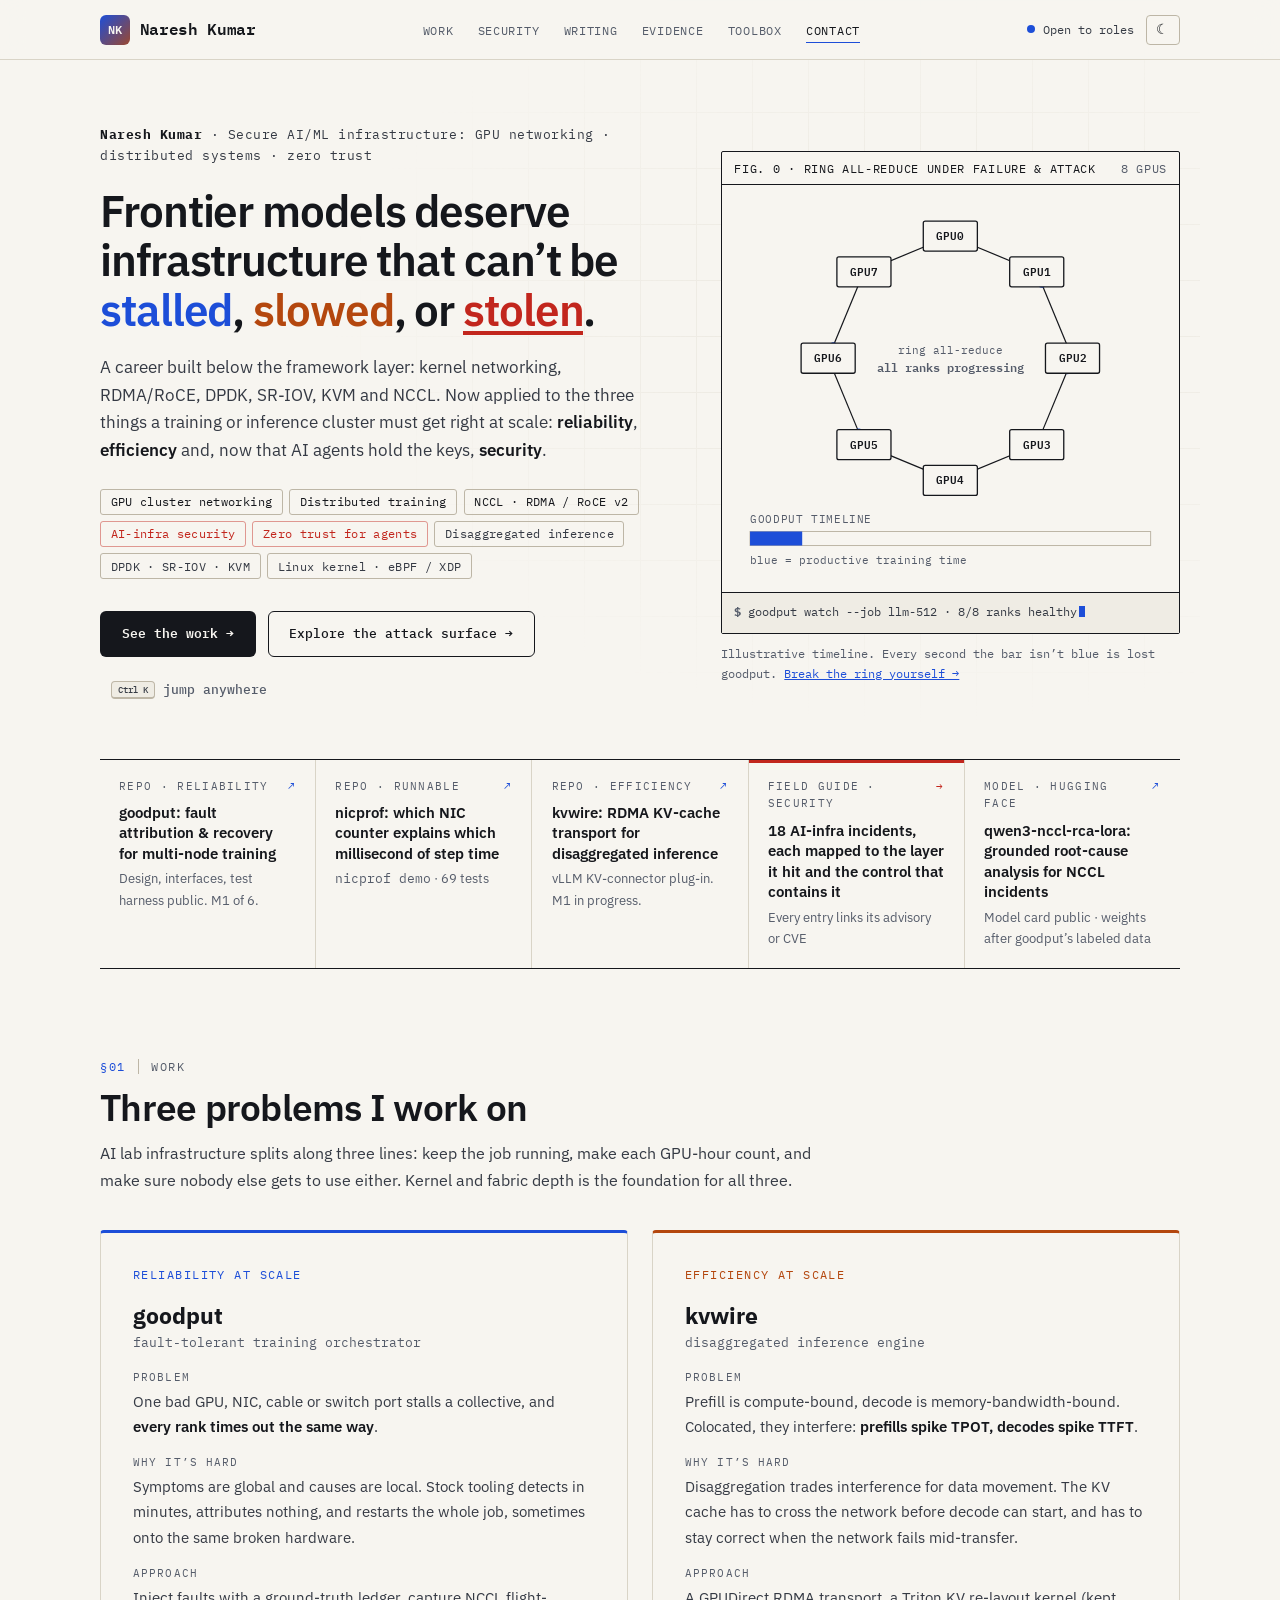
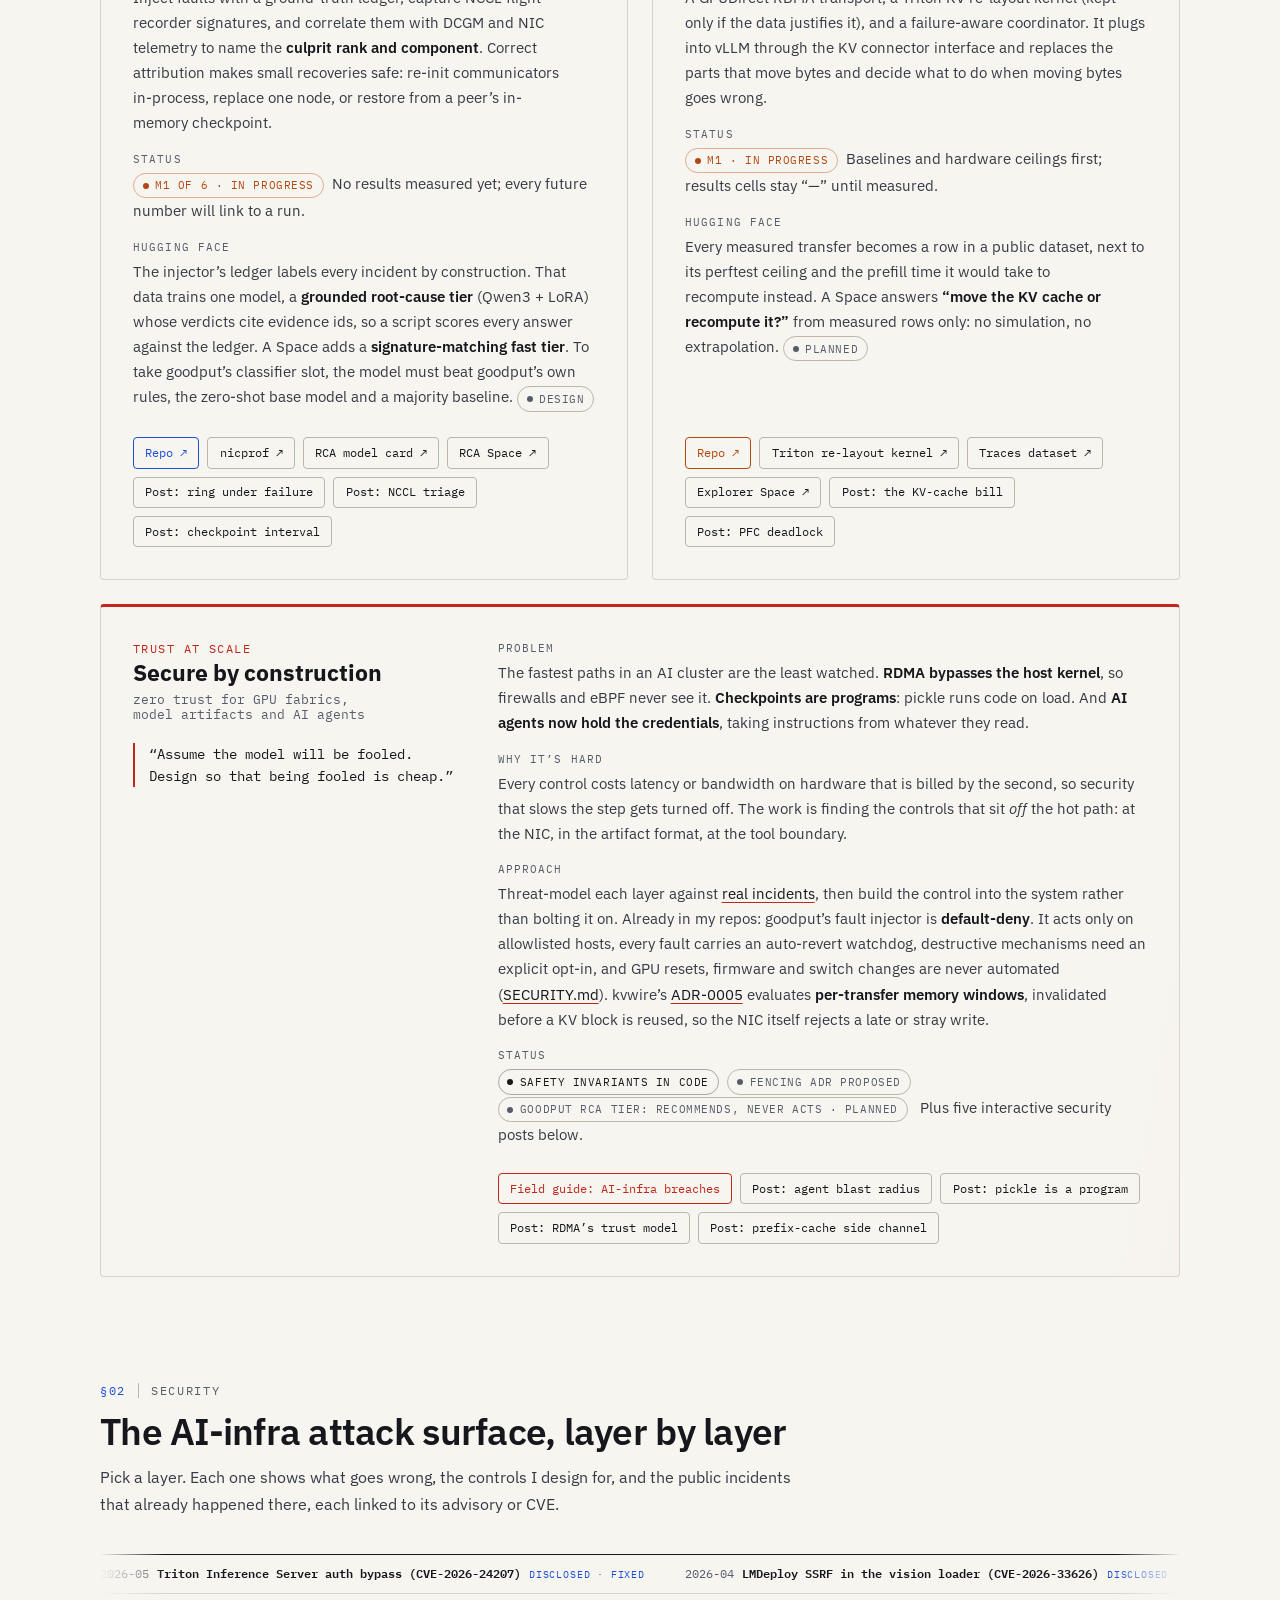
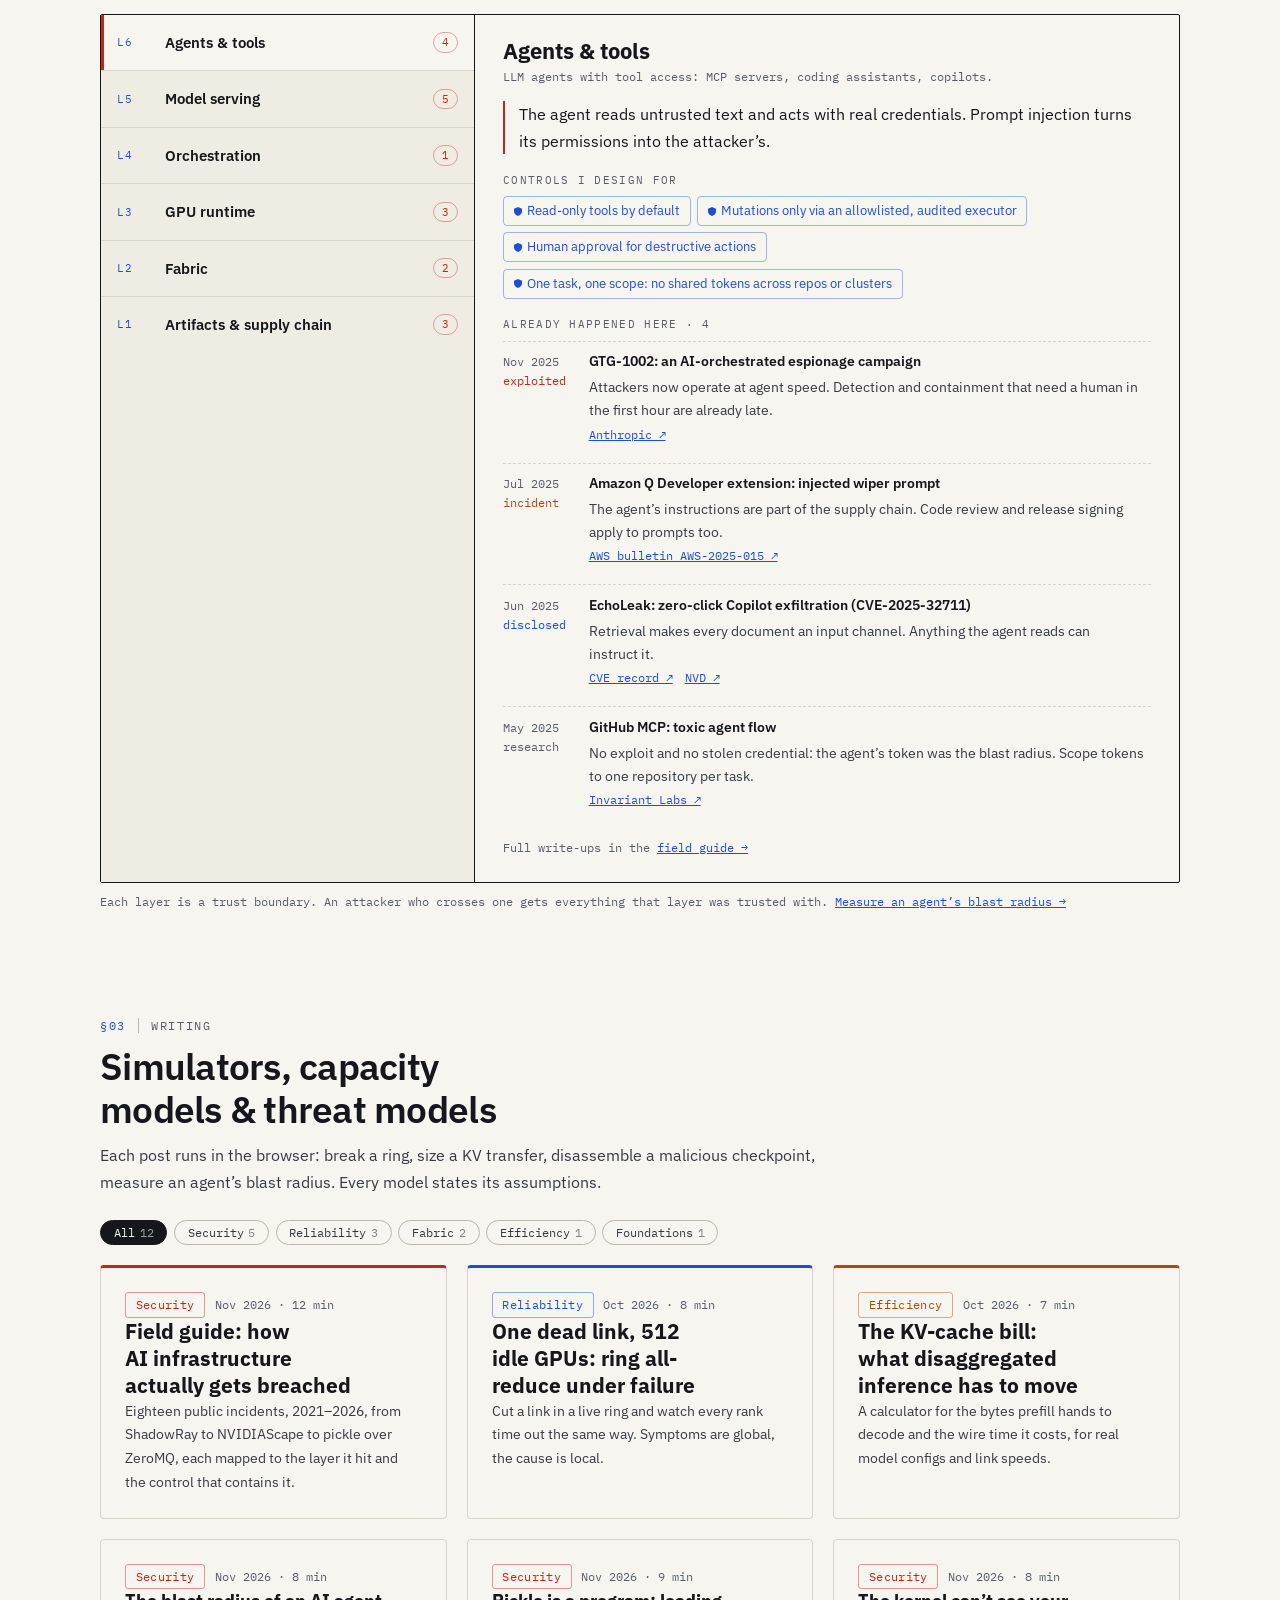
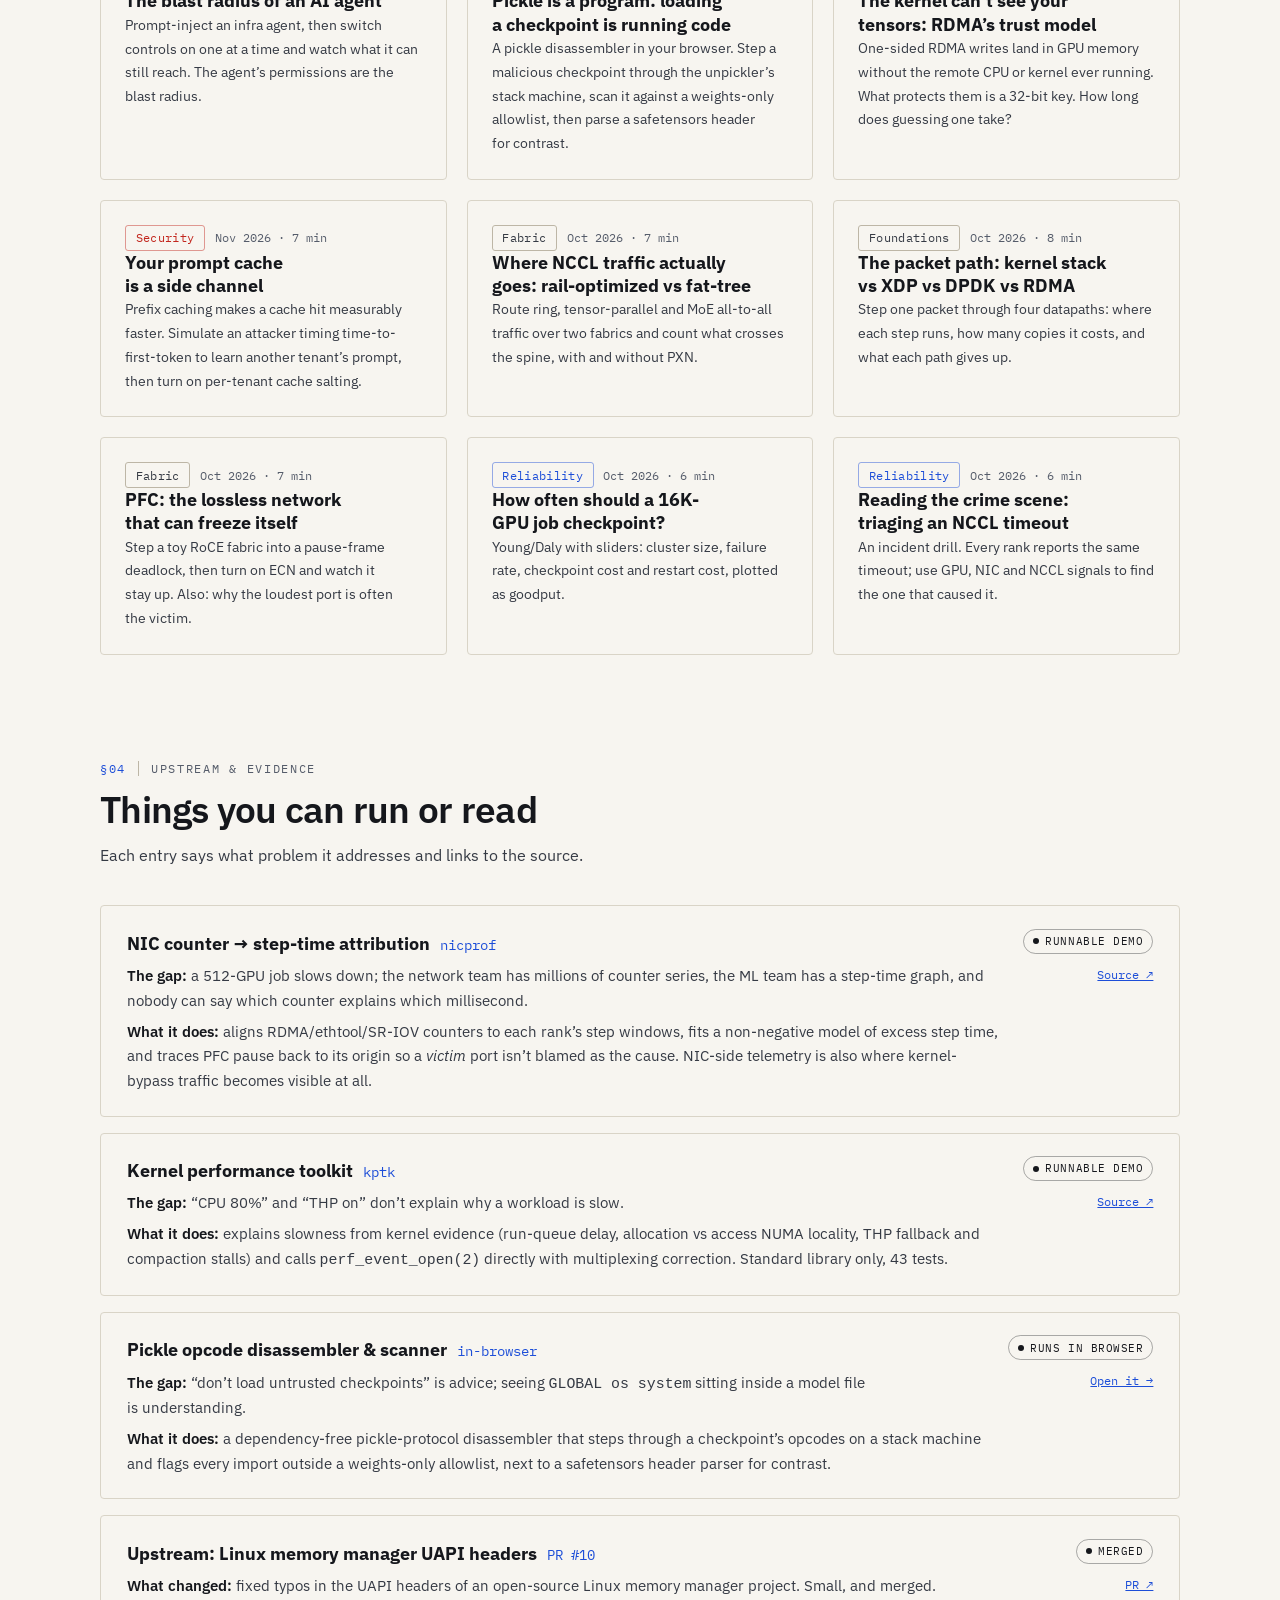
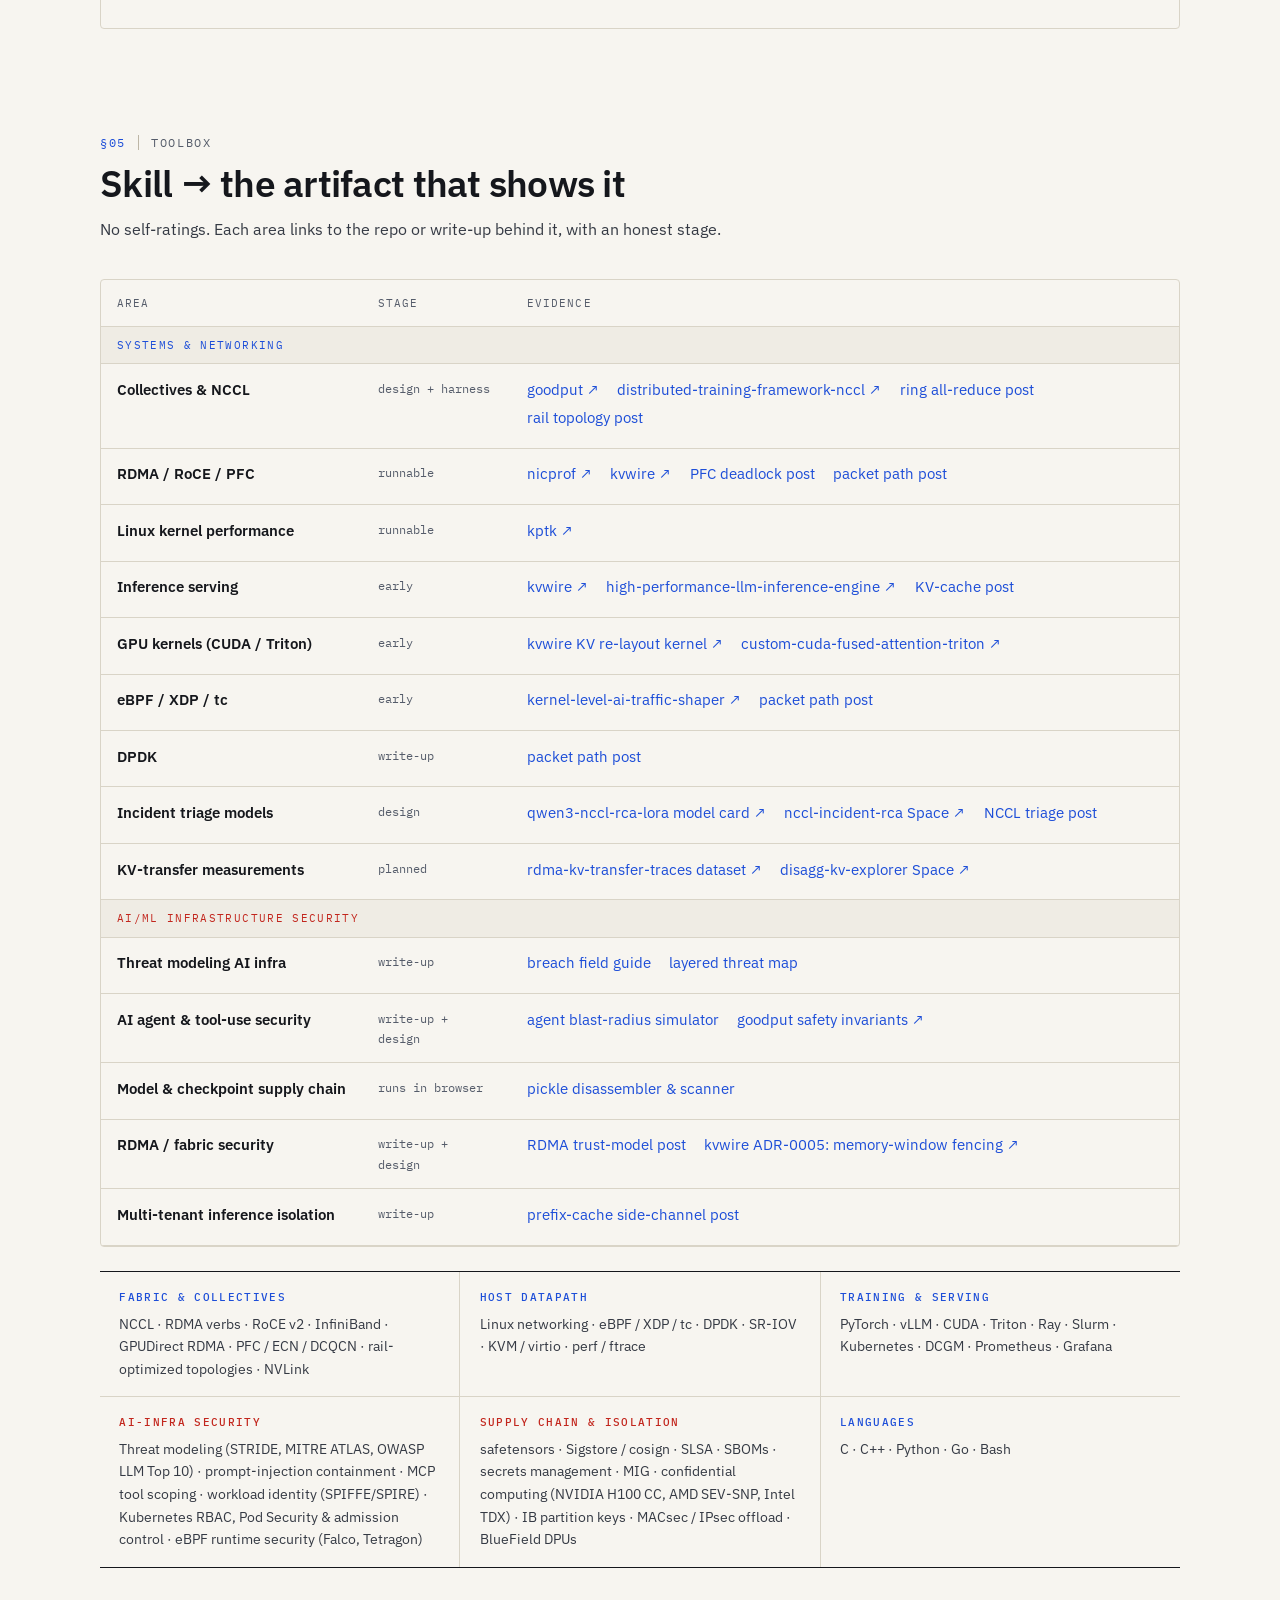
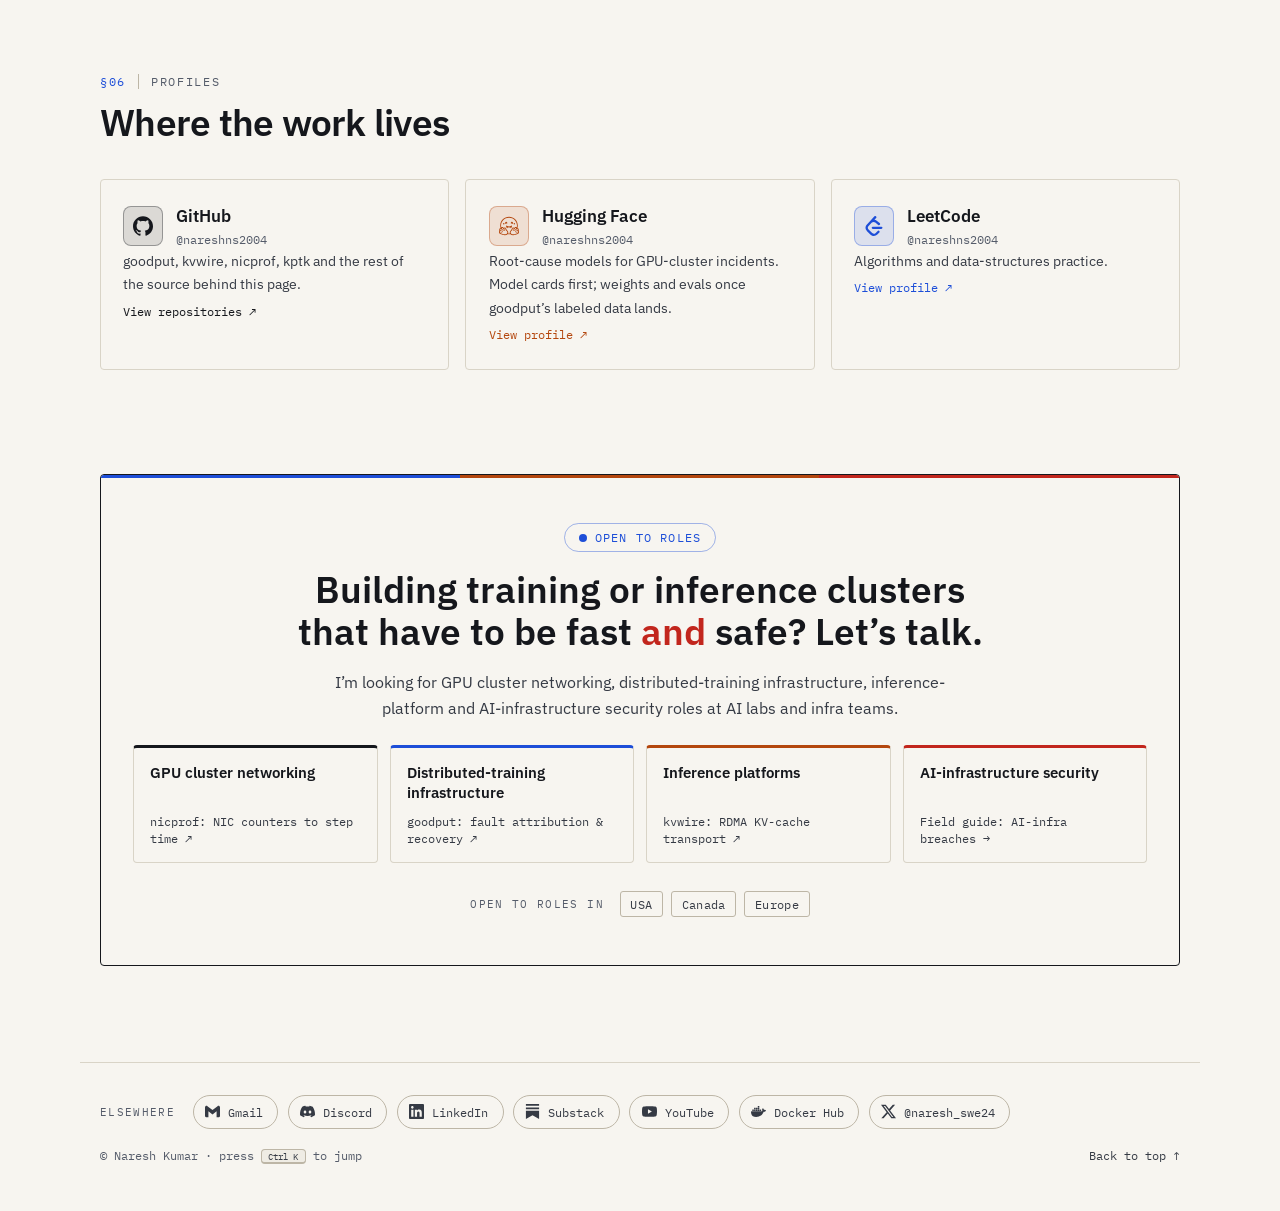
<file: index.html>
<!DOCTYPE html>
<html lang="en" class="no-js">
<head>
<meta charset="UTF-8">
<meta name="viewport" content="width=device-width, initial-scale=1.0">
<title>Naresh Kumar — Secure AI/ML Infrastructure: GPU Networking, Distributed Training, Zero Trust</title>
<meta name="description" content="Naresh Kumar builds secure AI/ML infrastructure: fault attribution and recovery for multi-node training, RDMA KV-cache transport for disaggregated inference, and zero-trust controls for GPU fabrics, model artifacts and AI agents. Repos, models and interactive write-ups.">
<meta name="author" content="Naresh Kumar">
<link rel="canonical" href="https://portfolio-webapp-roan.vercel.app/">
<meta property="og:type" content="website">
<meta property="og:url" content="https://portfolio-webapp-roan.vercel.app/">
<meta property="og:title" content="Naresh Kumar — Secure AI/ML Infrastructure">
<meta property="og:description" content="GPU infrastructure that can’t be stalled, slowed, or stolen. Repos, models and interactive write-ups on reliability, efficiency and security at scale.">
<meta property="og:image" content="https://portfolio-webapp-roan.vercel.app/og-image.png">
<meta property="og:image:width" content="1200">
<meta property="og:image:height" content="630">
<meta property="og:image:alt" content="Naresh Kumar: secure AI/ML infrastructure — GPU networking, distributed training, zero trust">
<meta name="twitter:card" content="summary_large_image">
<meta name="twitter:site" content="@naresh_swe24">
<meta name="twitter:image" content="https://portfolio-webapp-roan.vercel.app/og-image.png">
<meta name="theme-color" content="#F7F5F0" media="(prefers-color-scheme: light)">
<meta name="theme-color" content="#10151D" media="(prefers-color-scheme: dark)">
<script>try { var t = localStorage.getItem('theme'); if (t === 'light' || t === 'dark') document.documentElement.dataset.theme = t; } catch (e) {}</script>
<script type="application/ld+json">
{
  "@context": "https://schema.org",
  "@type": "Person",
  "name": "Naresh Kumar",
  "alternateName": "nareshns2004",
  "url": "https://portfolio-webapp-roan.vercel.app/",
  "jobTitle": "Secure AI/ML Infrastructure Engineer — GPU Cluster Networking & Distributed Systems",
  "knowsAbout": ["AI/ML infrastructure security", "GPU cluster networking", "Distributed training", "NCCL", "RDMA", "RoCE", "InfiniBand", "Disaggregated inference", "AI agent security", "Prompt injection", "Model supply-chain security", "Zero-trust architecture", "Multi-tenant inference isolation", "Incident triage and root-cause analysis", "DPDK", "SR-IOV", "KVM", "Linux kernel networking", "eBPF", "XDP"],
  "sameAs": [
    "https://github.com/nareshns2004",
    "https://huggingface.co/nareshns2004",
    "https://leetcode.com/u/nareshns2004/",
    "https://www.linkedin.com/in/nareshns2004/",
    "https://substack.com/@nareshns2004",
    "https://www.youtube.com/@nareshns2004",
    "https://hub.docker.com/u/nareshns2004",
    "https://x.com/naresh_swe24"
  ]
}
</script>
<link rel="icon" href="favicon.ico" sizes="48x48">
<link rel="icon" href="assets/icons/icon-192.png" type="image/png" sizes="192x192">
<link rel="apple-touch-icon" href="assets/icons/apple-touch-icon.png">
<link rel="preconnect" href="https://fonts.googleapis.com">
<link rel="preconnect" href="https://fonts.gstatic.com" crossorigin>
<link href="https://fonts.googleapis.com/css2?family=IBM+Plex+Mono:wght@400;500;600&family=IBM+Plex+Sans:wght@400;500;600;700&display=swap" rel="stylesheet">
<link rel="stylesheet" href="assets/css/site.css">
<link rel="stylesheet" href="assets/css/home.css">
</head>
<body>
<a class="skip-link" href="#main">Skip to content</a>

<nav class="nav" aria-label="Primary">
  <div class="nav-inner">
    <a class="nav-brand" href="#top"><span class="brand-mark" aria-hidden="true">NK</span>Naresh Kumar</a>
    <ul class="nav-links" id="nav-links">
      <li><a href="#work">Work</a></li>
      <li><a href="#security">Security</a></li>
      <li><a href="#writing">Writing</a></li>
      <li><a href="#evidence">Evidence</a></li>
      <li><a href="#foundations">Toolbox</a></li>
      <li><a href="#contact">Contact</a></li>
    </ul>
    <div class="nav-right">
      <a class="nav-status" href="#contact"><span class="status-dot"></span>Open to roles</a>
      <button class="theme-toggle" type="button" aria-label="Switch to dark theme">◐</button>
      <button class="nav-toggle" aria-expanded="false" aria-controls="nav-links">Menu</button>
    </div>
  </div>
</nav>

<main id="main">

<!-- HERO -->
<!-- Hero line options (Nov 2026 security refresh), pick one:
     A. "Frontier models deserve infrastructure that can’t be stalled, slowed, or stolen."   ← live
     B. "AI infrastructure that’s fast on the wire, calm under failure, and closed to intruders."
     C. "I keep GPU clusters fast, keep them running, and keep them yours." -->
<header class="hero" id="top">
  <div>
    <p class="hero-eyebrow"><strong>Naresh Kumar</strong> · Secure AI/ML infrastructure: GPU networking · distributed systems · zero trust</p>
    <h1 class="hero-title">Frontier models deserve infrastructure that can’t be <em>stalled</em>, <em class="alt">slowed</em>, or <em class="sec">stolen</em>.</h1>
    <p class="hero-bio">
      A career built below the framework layer:
      kernel networking, RDMA/RoCE, DPDK, SR-IOV, KVM and NCCL. Now applied to the three things a training or
      inference cluster must get right at scale: <b>reliability</b>, <b>efficiency</b> and, now that AI agents hold the keys, <b>security</b>.
    </p>
    <div class="hero-tags" aria-label="Focus areas">
      <span class="chip lead">GPU cluster networking</span>
      <span class="chip lead">Distributed training</span>
      <span class="chip lead">NCCL · RDMA / RoCE v2</span>
      <span class="chip lead sec">AI-infra security</span>
      <span class="chip lead sec">Zero trust for agents</span>
      <span class="chip">Disaggregated inference</span>
      <span class="chip">DPDK · SR-IOV · KVM</span>
      <span class="chip">Linux kernel · eBPF / XDP</span>
    </div>
    <div class="hero-cta">
      <a href="#work" class="btn btn-primary">See the work →</a>
      <a href="#security" class="btn btn-outline">Explore the attack surface →</a>
      <button type="button" class="btn btn-ghost" data-palette-open aria-label="Open command palette"><kbd>⌘K</kbd> jump anywhere</button>
    </div>
  </div>

  <div class="hero-viz">
    <figure class="fig">
      <figcaption class="fig-bar"><span>Fig. 0 · Ring all-reduce under failure &amp; attack</span><span>8 GPUs</span></figcaption>
      <svg id="hero-fig" viewBox="0 0 440 390" role="img" aria-labelledby="hero-fig-title hero-fig-desc">
        <title id="hero-fig-title">Ring all-reduce losing a link, recovering, then refusing an intruder</title>
        <desc id="hero-fig-desc">Eight GPUs pass gradient chunks around a ring. The link between GPU 2 and GPU 3 fails, the stall spreads, every rank times out, and the job restores onto a spare. Then an unattested host tries to join the communicator and is denied while training continues. A goodput timeline shows productive time in blue, stalled time hatched and restart time in red.</desc>
      </svg>
      <div class="hero-term" aria-hidden="true"><span class="ht-p" id="hero-term-p">$</span> <span id="hero-term">goodput watch --job llm-512</span><span class="ht-cur"></span></div>
      <noscript><p class="fig-note">One link fails, every rank stalls, the job restores onto a spare, and an unattested peer is refused.</p></noscript>
    </figure>
    <p class="fig-note">Illustrative timeline. Every second the bar isn’t blue is lost goodput. <a href="posts/ring-allreduce-failure.html">Break the ring yourself →</a></p>
  </div>
</header>

<!-- PROOF STRIP -->
<!-- TODO(naresh): upstream slot. CLAUDE.md cites vLLM PR #50618, but on GitHub that PR is by JohnQinAMD and is unmerged.
     Send the link to your own merged PR (or the cudagraph padding issue) and it goes here as the first proof item. -->
<section class="proof" aria-label="Proof of work">
  <a class="card proof-item reveal" href="https://github.com/nareshns2004/goodput-fault-tolerant-training-orchestrator" target="_blank" rel="noopener">
    <div class="proof-kicker"><span>Repo · reliability</span><span>↗</span></div>
    <div class="proof-fact">goodput: fault attribution &amp; recovery for multi-node training</div>
    <div class="proof-sub">Design, interfaces, test harness public. M1 of 6.</div>
  </a>
  <a class="card proof-item reveal" href="https://github.com/nareshns2004/ai-nic-performance-profiler" target="_blank" rel="noopener">
    <div class="proof-kicker"><span>Repo · runnable</span><span>↗</span></div>
    <div class="proof-fact">nicprof: which NIC counter explains which millisecond of step time</div>
    <div class="proof-sub"><code class="mono">nicprof demo</code> · 69 tests</div>
  </a>
  <a class="card proof-item reveal" href="https://github.com/nareshns2004/kvwire-disaggregated-inference-engine" target="_blank" rel="noopener">
    <div class="proof-kicker"><span>Repo · efficiency</span><span>↗</span></div>
    <div class="proof-fact">kvwire: RDMA KV-cache transport for disaggregated inference</div>
    <div class="proof-sub">vLLM KV-connector plug-in. M1 in progress.</div>
  </a>
  <a class="card proof-item sec reveal" href="posts/ai-infra-breaches.html">
    <div class="proof-kicker"><span>Field guide · security</span><span>→</span></div>
    <div class="proof-fact">18 AI-infra incidents, each mapped to the layer it hit and the control that contains it</div>
    <div class="proof-sub">Every entry links its advisory or CVE</div>
  </a>
  <a class="card proof-item reveal" href="https://huggingface.co/nareshns2004/qwen3-nccl-rca-lora" target="_blank" rel="noopener">
    <div class="proof-kicker"><span>Model · Hugging Face</span><span>↗</span></div>
    <div class="proof-fact">qwen3-nccl-rca-lora: grounded root-cause analysis for NCCL incidents</div>
    <div class="proof-sub">Model card public · weights after goodput’s labeled data</div>
  </a>
</section>

<!-- THREE PROBLEMS -->
<section class="section" id="work">
  <div class="section-head">
    <p class="section-kicker">Work</p>
    <h2 class="section-title">Three problems I work on</h2>
    <p class="section-lede">AI lab infrastructure splits along three lines: keep the job running, make each GPU-hour count, and make sure nobody else gets to use either. Kernel and fabric depth is the foundation for all three.</p>
  </div>

  <div class="problems">
    <article class="card problem reveal" style="--pc: var(--accent)">
      <p class="problem-kicker">Reliability at scale</p>
      <h3>goodput <small>fault-tolerant training orchestrator</small></h3>
      <dl>
        <div><dt>Problem</dt><dd>One bad GPU, NIC, cable or switch port stalls a collective, and <strong>every rank times out the same way</strong>.</dd></div>
        <div><dt>Why it’s hard</dt><dd>Symptoms are global and causes are local. Stock tooling detects in minutes, attributes nothing, and restarts the whole job, sometimes onto the same broken hardware.</dd></div>
        <div><dt>Approach</dt><dd>Inject faults with a ground-truth ledger, capture NCCL flight-recorder signatures, and correlate them with DCGM and NIC telemetry to name the <strong>culprit rank and component</strong>. Correct attribution makes small recoveries safe: re-init communicators in-process, replace one node, or restore from a peer’s in-memory checkpoint.</dd></div>
        <div><dt>Status</dt><dd><span class="status status-wip">M1 of 6 · in progress</span> &nbsp;No results measured yet; every future number will link to a run.</dd></div>
        <div><dt>Hugging Face</dt><dd>The injector’s ledger labels every incident by construction. That data trains one model, a <strong>grounded root-cause tier</strong> (Qwen3 + LoRA) whose verdicts cite evidence ids, so a script scores every answer against the ledger. A Space adds a <strong>signature-matching fast tier</strong>. To take goodput’s classifier slot, the model must beat goodput’s own rules, the zero-shot base model and a majority baseline. <span class="status status-early">design</span></dd></div>
      </dl>
      <div class="problem-links">
        <a class="primary" href="https://github.com/nareshns2004/goodput-fault-tolerant-training-orchestrator" target="_blank" rel="noopener">Repo ↗</a>
        <a href="https://github.com/nareshns2004/ai-nic-performance-profiler" target="_blank" rel="noopener">nicprof ↗</a>
        <a href="https://huggingface.co/nareshns2004/qwen3-nccl-rca-lora" target="_blank" rel="noopener">RCA model card ↗</a>
        <a href="https://huggingface.co/spaces/nareshns2004/nccl-incident-rca" target="_blank" rel="noopener">RCA Space ↗</a>
        <a href="posts/ring-allreduce-failure.html">Post: ring under failure</a>
        <a href="posts/nccl-timeout-triage.html">Post: NCCL triage</a>
        <a href="posts/checkpoint-interval.html">Post: checkpoint interval</a>
      </div>
    </article>

    <article class="card problem reveal" style="--pc: var(--accent2)">
      <p class="problem-kicker">Efficiency at scale</p>
      <h3>kvwire <small>disaggregated inference engine</small></h3>
      <dl>
        <div><dt>Problem</dt><dd>Prefill is compute-bound, decode is memory-bandwidth-bound. Colocated, they interfere: <strong>prefills spike TPOT, decodes spike TTFT</strong>.</dd></div>
        <div><dt>Why it’s hard</dt><dd>Disaggregation trades interference for data movement. The KV cache has to cross the network before decode can start, and has to stay correct when the network fails mid-transfer.</dd></div>
        <div><dt>Approach</dt><dd>A GPUDirect RDMA transport, a Triton KV re-layout kernel (kept only if the data justifies it), and a failure-aware coordinator. It plugs into vLLM through the KV connector interface and replaces the parts that move bytes and decide what to do when moving bytes goes wrong.</dd></div>
        <div><dt>Status</dt><dd><span class="status status-wip">M1 · in progress</span> &nbsp;Baselines and hardware ceilings first; results cells stay “—” until measured.</dd></div>
        <div><dt>Hugging Face</dt><dd>Every measured transfer becomes a row in a public dataset, next to its perftest ceiling and the prefill time it would take to recompute instead. A Space answers <strong>“move the KV cache or recompute it?”</strong> from measured rows only: no simulation, no extrapolation. <span class="status status-early">planned</span></dd></div>
      </dl>
      <div class="problem-links">
        <a class="primary" href="https://github.com/nareshns2004/kvwire-disaggregated-inference-engine" target="_blank" rel="noopener">Repo ↗</a>
        <a href="https://github.com/nareshns2004/kvwire-disaggregated-inference-engine/tree/main/kernels" target="_blank" rel="noopener">Triton re-layout kernel ↗</a>
        <a href="https://huggingface.co/datasets/nareshns2004/rdma-kv-transfer-traces" target="_blank" rel="noopener">Traces dataset ↗</a>
        <a href="https://huggingface.co/spaces/nareshns2004/disagg-kv-explorer" target="_blank" rel="noopener">Explorer Space ↗</a>
        <a href="posts/kv-cache-transfer.html">Post: the KV-cache bill</a>
        <a href="posts/pfc-deadlock.html">Post: PFC deadlock</a>
      </div>
    </article>

    <article class="card problem problem-wide reveal" style="--pc: var(--fault)">
      <div>
        <p class="problem-kicker">Trust at scale</p>
        <h3>Secure by construction <small>zero trust for GPU fabrics, model artifacts and AI agents</small></h3>
        <p class="problem-quote">“Assume the model will be fooled. Design so that being fooled is cheap.”</p>
      </div>
      <dl>
        <div><dt>Problem</dt><dd>The fastest paths in an AI cluster are the least watched. <strong>RDMA bypasses the host kernel</strong>, so firewalls and eBPF never see it. <strong>Checkpoints are programs</strong>: pickle runs code on load. And <strong>AI agents now hold the credentials</strong>, taking instructions from whatever they read.</dd></div>
        <div><dt>Why it’s hard</dt><dd>Every control costs latency or bandwidth on hardware that is billed by the second, so security that slows the step gets turned off. The work is finding the controls that sit <em>off</em> the hot path: at the NIC, in the artifact format, at the tool boundary.</dd></div>
        <div><dt>Approach</dt><dd>Threat-model each layer against <a href="posts/ai-infra-breaches.html">real incidents</a>, then build the control into the system rather than bolting it on. Already in my repos: goodput’s fault injector is <strong>default-deny</strong>. It acts only on allowlisted hosts, every fault carries an auto-revert watchdog, destructive mechanisms need an explicit opt-in, and GPU resets, firmware and switch changes are never automated (<a href="https://github.com/nareshns2004/goodput-fault-tolerant-training-orchestrator/blob/main/SECURITY.md" target="_blank" rel="noopener">SECURITY.md</a>). kvwire’s <a href="https://github.com/nareshns2004/kvwire-disaggregated-inference-engine/blob/main/docs/adr/0005-stale-write-fencing.md" target="_blank" rel="noopener">ADR-0005</a> evaluates <strong>per-transfer memory windows</strong>, invalidated before a KV block is reused, so the NIC itself rejects a late or stray write.</dd></div>
        <div><dt>Status</dt><dd><span class="status status-ok">safety invariants in code</span> <span class="status status-early">fencing ADR proposed</span> <span class="status status-early">goodput RCA tier: recommends, never acts · planned</span> &nbsp;Plus five interactive security posts below.</dd></div>
      </dl>
      <div class="problem-links">
        <a class="primary" href="posts/ai-infra-breaches.html">Field guide: AI-infra breaches</a>
        <a href="posts/agent-blast-radius.html">Post: agent blast radius</a>
        <a href="posts/pickle-is-a-program.html">Post: pickle is a program</a>
        <a href="posts/rdma-trust-model.html">Post: RDMA’s trust model</a>
        <a href="posts/prefix-cache-side-channel.html">Post: prefix-cache side channel</a>
      </div>
    </article>
  </div>
</section>

<!-- SECURITY: THREAT MAP -->
<section class="section" id="security">
  <div class="section-head">
    <p class="section-kicker">Security</p>
    <h2 class="section-title">The AI-infra attack surface, layer by layer</h2>
    <p class="section-lede">Pick a layer. Each one shows what goes wrong, the controls I design for, and the public incidents that already happened there, each linked to its advisory or CVE.</p>
  </div>

  <div class="ticker reveal" aria-hidden="true"><div class="ticker-track" id="ticker"></div></div>

  <figure class="card threatmap reveal" id="threatmap" aria-label="Interactive map of AI infrastructure layers, threats, controls and incidents">
    <div class="tm-stack" role="tablist" aria-label="Infrastructure layers" id="tm-stack"></div>
    <div class="tm-panel" role="tabpanel" id="tm-panel" aria-live="polite"></div>
    <noscript><p class="fig-note">Interactive map needs JavaScript. See the <a href="posts/ai-infra-breaches.html">field guide</a> for the full list.</p></noscript>
  </figure>
  <p class="fig-note">Each layer is a trust boundary. An attacker who crosses one gets everything that layer was trusted with. <a href="posts/agent-blast-radius.html">Measure an agent’s blast radius →</a></p>
</section>

<!-- WRITING -->
<section class="section" id="writing">
  <div class="section-head">
    <p class="section-kicker">Writing</p>
    <h2 class="section-title">Simulators, capacity models &amp; threat models</h2>
    <p class="section-lede">Each post runs in the browser: break a ring, size a KV transfer, disassemble a malicious checkpoint, measure an agent’s blast radius. Every model states its assumptions.</p>
  </div>
  <div class="filters" id="writing-filters" role="toolbar" aria-label="Filter posts by topic"></div>
  <div class="writing-grid" id="writing-grid">
    <noscript><ul>
      <li><a href="posts/ai-infra-breaches.html">Field guide: how AI infrastructure actually gets breached</a></li>
      <li><a href="posts/agent-blast-radius.html">The blast radius of an AI agent</a></li>
      <li><a href="posts/pickle-is-a-program.html">Pickle is a program: loading a checkpoint is running code</a></li>
      <li><a href="posts/rdma-trust-model.html">The kernel can’t see your tensors: RDMA’s trust model</a></li>
      <li><a href="posts/prefix-cache-side-channel.html">Your prompt cache is a side channel</a></li>
      <li><a href="posts/ring-allreduce-failure.html">One dead link, 512 idle GPUs: ring all-reduce under failure</a></li>
      <li><a href="posts/kv-cache-transfer.html">The KV-cache bill: what disaggregated inference has to move</a></li>
      <li><a href="posts/pfc-deadlock.html">PFC: the lossless network that can freeze itself</a></li>
      <li><a href="posts/checkpoint-interval.html">How often should a 16K-GPU job checkpoint?</a></li>
      <li><a href="posts/nccl-timeout-triage.html">Reading the crime scene: triaging an NCCL timeout</a></li>
      <li><a href="posts/packet-path.html">The packet path: kernel stack vs XDP vs DPDK vs RDMA</a></li>
      <li><a href="posts/rail-topology.html">Where NCCL traffic actually goes: rail-optimized vs fat-tree</a></li>
    </ul></noscript>
  </div>
</section>

<!-- UPSTREAM & EVIDENCE -->
<!-- TODO(naresh): add upstream entries with links: vLLM PR, the cudagraph padding issue, the libbpf BTF fix.
     The previous "Achievements" (14 Mpps XDP classifier, 1.8 μs RDMA write, LFD460 top 5%) were removed: no evidence links. -->
<section class="section" id="evidence">
  <div class="section-head">
    <p class="section-kicker">Upstream &amp; evidence</p>
    <h2 class="section-title">Things you can run or read</h2>
    <p class="section-lede">Each entry says what problem it addresses and links to the source.</p>
  </div>

  <div class="evidence">
    <article class="card ev-item reveal">
      <h3>NIC counter → step-time attribution <code>nicprof</code></h3>
      <p><b>The gap:</b> a 512-GPU job slows down; the network team has millions of counter series, the ML team has a step-time graph, and nobody can say which counter explains which millisecond.</p>
      <p><b>What it does:</b> aligns RDMA/ethtool/SR-IOV counters to each rank’s step windows, fits a non-negative model of excess step time, and traces PFC pause back to its origin so a <em>victim</em> port isn’t blamed as the cause. NIC-side telemetry is also where kernel-bypass traffic becomes visible at all.</p>
      <div class="ev-side"><span class="status status-ok">Runnable demo</span><a href="https://github.com/nareshns2004/ai-nic-performance-profiler" target="_blank" rel="noopener">Source ↗</a></div>
    </article>

    <article class="card ev-item reveal">
      <h3>Kernel performance toolkit <code>kptk</code></h3>
      <p><b>The gap:</b> “CPU 80%” and “THP on” don’t explain why a workload is slow.</p>
      <p><b>What it does:</b> explains slowness from kernel evidence (run-queue delay, allocation vs access NUMA locality, THP fallback and compaction stalls) and calls <code>perf_event_open(2)</code> directly with multiplexing correction. Standard library only, 43 tests.</p>
      <div class="ev-side"><span class="status status-ok">Runnable demo</span><a href="https://github.com/nareshns2004/kernel-performance-toolkit" target="_blank" rel="noopener">Source ↗</a></div>
    </article>

    <article class="card ev-item reveal">
      <h3>Pickle opcode disassembler &amp; scanner <code>in-browser</code></h3>
      <p><b>The gap:</b> “don’t load untrusted checkpoints” is advice; seeing <code>GLOBAL os system</code> sitting inside a model file is understanding.</p>
      <p><b>What it does:</b> a dependency-free pickle-protocol disassembler that steps through a checkpoint’s opcodes on a stack machine and flags every import outside a weights-only allowlist, next to a safetensors header parser for contrast.</p>
      <div class="ev-side"><span class="status status-ok">Runs in browser</span><a href="posts/pickle-is-a-program.html">Open it →</a></div>
    </article>

    <article class="card ev-item reveal">
      <h3>Upstream: Linux memory manager UAPI headers <code>PR #10</code></h3>
      <p><b>What changed:</b> fixed typos in the UAPI headers of an open-source Linux memory manager project. Small, and merged.</p>
      <div class="ev-side"><span class="status status-ok">Merged</span><a href="https://github.com/sachinites/LinuxMemoryManager/pull/10" target="_blank" rel="noopener">PR ↗</a></div>
    </article>
  </div>
</section>

<!-- FOUNDATIONS / TOOLBOX -->
<section class="section" id="foundations">
  <div class="section-head">
    <p class="section-kicker">Toolbox</p>
    <h2 class="section-title">Skill → the artifact that shows it</h2>
    <p class="section-lede">No self-ratings. Each area links to the repo or write-up behind it, with an honest stage.</p>
  </div>

  <div class="table-wrap reveal">
    <table class="foundations">
      <thead><tr><th scope="col">Area</th><th scope="col">Stage</th><th scope="col">Evidence</th></tr></thead>
      <tbody>
        <tr class="grp"><th colspan="3" scope="rowgroup">Systems &amp; networking</th></tr>
        <tr><td>Collectives &amp; NCCL</td><td>design + harness</td><td>
          <a href="https://github.com/nareshns2004/goodput-fault-tolerant-training-orchestrator" target="_blank" rel="noopener">goodput ↗</a>
          <a href="https://github.com/nareshns2004/distributed-training-framework-nccl" target="_blank" rel="noopener">distributed-training-framework-nccl ↗</a>
          <a href="posts/ring-allreduce-failure.html">ring all-reduce post</a>
          <a href="posts/rail-topology.html">rail topology post</a></td></tr>
        <tr><td>RDMA / RoCE / PFC</td><td>runnable</td><td>
          <a href="https://github.com/nareshns2004/ai-nic-performance-profiler" target="_blank" rel="noopener">nicprof ↗</a>
          <a href="https://github.com/nareshns2004/kvwire-disaggregated-inference-engine" target="_blank" rel="noopener">kvwire ↗</a>
          <a href="posts/pfc-deadlock.html">PFC deadlock post</a>
          <a href="posts/packet-path.html">packet path post</a></td></tr>
        <tr><td>Linux kernel performance</td><td>runnable</td><td>
          <a href="https://github.com/nareshns2004/kernel-performance-toolkit" target="_blank" rel="noopener">kptk ↗</a></td></tr>
        <tr><td>Inference serving</td><td>early</td><td>
          <a href="https://github.com/nareshns2004/kvwire-disaggregated-inference-engine" target="_blank" rel="noopener">kvwire ↗</a>
          <a href="https://github.com/nareshns2004/high-performance-llm-inference-engine" target="_blank" rel="noopener">high-performance-llm-inference-engine ↗</a>
          <a href="posts/kv-cache-transfer.html">KV-cache post</a></td></tr>
        <tr><td>GPU kernels (CUDA / Triton)</td><td>early</td><td>
          <a href="https://github.com/nareshns2004/kvwire-disaggregated-inference-engine/tree/main/kernels" target="_blank" rel="noopener">kvwire KV re-layout kernel ↗</a>
          <a href="https://github.com/nareshns2004/custom-cuda-fused-attention-triton" target="_blank" rel="noopener">custom-cuda-fused-attention-triton ↗</a></td></tr>
        <tr><td>eBPF / XDP / tc</td><td>early</td><td>
          <a href="https://github.com/nareshns2004/kernel-level-ai-traffic-shaper" target="_blank" rel="noopener">kernel-level-ai-traffic-shaper ↗</a>
          <a href="posts/packet-path.html">packet path post</a></td></tr>
        <tr><td>DPDK</td><td>write-up</td><td>
          <a href="posts/packet-path.html">packet path post</a></td></tr>
        <!-- TODO(naresh): Virtualization (SR-IOV / KVM) row removed with the Substack essay; re-add with a repo, talk or post. -->
        <tr><td>Incident triage models</td><td>design</td><td>
          <a href="https://huggingface.co/nareshns2004/qwen3-nccl-rca-lora" target="_blank" rel="noopener">qwen3-nccl-rca-lora model card ↗</a>
          <a href="https://huggingface.co/spaces/nareshns2004/nccl-incident-rca" target="_blank" rel="noopener">nccl-incident-rca Space ↗</a>
          <a href="posts/nccl-timeout-triage.html">NCCL triage post</a></td></tr>
        <tr><td>KV-transfer measurements</td><td>planned</td><td>
          <a href="https://huggingface.co/datasets/nareshns2004/rdma-kv-transfer-traces" target="_blank" rel="noopener">rdma-kv-transfer-traces dataset ↗</a>
          <a href="https://huggingface.co/spaces/nareshns2004/disagg-kv-explorer" target="_blank" rel="noopener">disagg-kv-explorer Space ↗</a></td></tr>
        <tr class="grp sec"><th colspan="3" scope="rowgroup">AI/ML infrastructure security</th></tr>
        <tr><td>Threat modeling AI infra</td><td>write-up</td><td>
          <a href="posts/ai-infra-breaches.html">breach field guide</a>
          <a href="#security">layered threat map</a></td></tr>
        <tr><td>AI agent &amp; tool-use security</td><td>write-up + design</td><td>
          <a href="posts/agent-blast-radius.html">agent blast-radius simulator</a>
          <a href="https://github.com/nareshns2004/goodput-fault-tolerant-training-orchestrator/blob/main/SECURITY.md" target="_blank" rel="noopener">goodput safety invariants ↗</a></td></tr>
        <tr><td>Model &amp; checkpoint supply chain</td><td>runs in browser</td><td>
          <a href="posts/pickle-is-a-program.html">pickle disassembler &amp; scanner</a></td></tr>
        <tr><td>RDMA / fabric security</td><td>write-up + design</td><td>
          <a href="posts/rdma-trust-model.html">RDMA trust-model post</a>
          <a href="https://github.com/nareshns2004/kvwire-disaggregated-inference-engine/blob/main/docs/adr/0005-stale-write-fencing.md" target="_blank" rel="noopener">kvwire ADR-0005: memory-window fencing ↗</a></td></tr>
        <tr><td>Multi-tenant inference isolation</td><td>write-up</td><td>
          <a href="posts/prefix-cache-side-channel.html">prefix-cache side-channel post</a></td></tr>
      </tbody>
    </table>
  </div>

  <div class="toolbox reveal" aria-label="Tools and technologies">
    <!-- No ratings by design (CLAUDE.md). TODO(naresh): prune anything here you can't defend in an interview. -->
    <div class="tb-group"><h3>Fabric &amp; collectives</h3><p>NCCL · RDMA verbs · RoCE v2 · InfiniBand · GPUDirect RDMA · PFC / ECN / DCQCN · rail-optimized topologies · NVLink</p></div>
    <div class="tb-group"><h3>Host datapath</h3><p>Linux networking · eBPF / XDP / tc · DPDK · SR-IOV · KVM / virtio · perf / ftrace</p></div>
    <div class="tb-group"><h3>Training &amp; serving</h3><p>PyTorch · vLLM · CUDA · Triton · Ray · Slurm · Kubernetes · DCGM · Prometheus · Grafana</p></div>
    <div class="tb-group sec"><h3>AI-infra security</h3><p>Threat modeling (STRIDE, MITRE ATLAS, OWASP LLM Top 10) · prompt-injection containment · MCP tool scoping · workload identity (SPIFFE/SPIRE) · Kubernetes RBAC, Pod Security &amp; admission control · eBPF runtime security (Falco, Tetragon)</p></div>
    <div class="tb-group sec"><h3>Supply chain &amp; isolation</h3><p>safetensors · Sigstore / cosign · SLSA · SBOMs · secrets management · MIG · confidential computing (NVIDIA H100 CC, AMD SEV-SNP, Intel TDX) · IB partition keys · MACsec / IPsec offload · BlueField DPUs</p></div>
    <div class="tb-group"><h3>Languages</h3><p>C · C++ · Python · Go · Bash</p></div>
  </div>
</section>

<!-- PROFILES -->
<section class="section" id="profiles">
  <div class="section-head">
    <p class="section-kicker">Profiles</p>
    <h2 class="section-title">Where the work lives</h2>
  </div>

  <div class="profiles-primary">
    <a class="card profile reveal" href="https://github.com/nareshns2004" target="_blank" rel="noopener" style="--pc:var(--ink)">
      <div class="profile-top"><div class="profile-badge"><svg class="bi" viewBox="0 0 24 24" aria-hidden="true" focusable="false"><path d="M12 .297c-6.63 0-12 5.373-12 12 0 5.303 3.438 9.8 8.205 11.385.6.113.82-.258.82-.577 0-.285-.01-1.04-.015-2.04-3.338.724-4.042-1.61-4.042-1.61C4.422 18.07 3.633 17.7 3.633 17.7c-1.087-.744.084-.729.084-.729 1.205.084 1.838 1.236 1.838 1.236 1.07 1.835 2.809 1.305 3.495.998.108-.776.417-1.305.76-1.605-2.665-.3-5.466-1.332-5.466-5.93 0-1.31.465-2.38 1.235-3.22-.135-.303-.54-1.523.105-3.176 0 0 1.005-.322 3.3 1.23.96-.267 1.98-.399 3-.405 1.02.006 2.04.138 3 .405 2.28-1.552 3.285-1.23 3.285-1.23.645 1.653.24 2.873.12 3.176.765.84 1.23 1.91 1.23 3.22 0 4.61-2.805 5.625-5.475 5.92.42.36.81 1.096.81 2.22 0 1.606-.015 2.896-.015 3.286 0 .315.21.69.825.57C20.565 22.092 24 17.592 24 12.297c0-6.627-5.373-12-12-12"/></svg></div><div><div class="profile-name">GitHub</div><div class="profile-handle">@nareshns2004</div></div></div>
      <p class="profile-desc">goodput, kvwire, nicprof, kptk and the rest of the source behind this page.</p>
      <span class="profile-cta">View repositories ↗</span>
    </a>
    <a class="card profile reveal" href="https://huggingface.co/nareshns2004" target="_blank" rel="noopener" style="--pc:var(--copper)">
      <div class="profile-top"><div class="profile-badge"><svg class="bi" viewBox="0 0 24 24" aria-hidden="true" focusable="false"><path d="M1.4446 11.5059c0 1.1021.1673 2.1585.4847 3.1563-.0378-.0028-.0691-.0058-.1058-.0058-.4209 0-.8015.16-1.0704.4512-.3454.3737-.4984.8335-.4316 1.293a1.576 1.576 0 0 0 .2148.5978c-.2319.1864-.4018.4456-.4844.7578-.0646.2448-.131.7543.2149 1.2794a1.4552 1.4552 0 0 0-.0625.1055c-.208.3923-.2207.8372-.0371 1.25.2783.6258.9696 1.1175 2.3126 1.6467.8356.3292 1.5988.5411 1.6056.543 1.1046.2847 2.104.4277 2.969.4277 1.4173 0 2.4754-.3849 3.1525-1.1446 1.538.2651 2.791.1403 3.592.006.6773.7555 1.7332 1.1387 3.1467 1.1387.8649 0 1.8643-.143 2.969-.4278.0068-.0019.77-.2138 1.6056-.543 1.343-.5292 2.0343-1.0208 2.3126-1.6466.1836-.4129.171-.8577-.037-1.25a1.4685 1.4685 0 0 0-.0626-.1056c.346-.525.2795-1.0346.2149-1.2793-.0826-.3122-.2525-.5714-.4844-.7579.11-.1816.1831-.3788.2148-.5977.0669-.4595-.0862-.9193-.4316-1.293-.2688-.2913-.6495-.4513-1.0704-.4513-.0209 0-.0376.0008-.0588.0018.3162-.9966.4846-2.0518.4846-3.1523 0-5.807-4.7362-10.5144-10.5789-10.5144-5.8426 0-10.5788 4.7073-10.5788 10.5144Zm10.5788-9.4831c5.2727 0 9.5476 4.246 9.5476 9.483a9.4201 9.4201 0 0 1-.2696 2.2365c-.0039-.0047-.0079-.011-.0117-.0156-.274-.3255-.6679-.5059-1.1075-.5059-.352 0-.714.1155-1.0763.3438-.2403.1517-.5058.422-.7793.7598-.2534-.3492-.608-.5832-1.0137-.6465a1.5174 1.5174 0 0 0-.2344-.0176c-.9263 0-1.4828.7993-1.6935 1.5177-.1046.2426-.6065 1.3482-1.3614 2.0978-1.1681 1.1601-1.4458 2.3534-.8396 3.6382-.843.1029-1.5836.0927-2.365-.006.5906-1.212.3626-2.4388-.8426-3.6322-.755-.7496-1.2568-1.8552-1.3614-2.0978-.2107-.7184-.7673-1.5177-1.6935-1.5177-.078 0-.1568.0054-.2344.0176-.4057.0633-.7604.2973-1.0137.6465-.2735-.3379-.539-.6081-.7794-.7598-.3622-.2283-.7243-.3438-1.0762-.3438-.4266 0-.8094.171-1.0821.4786a9.4208 9.4208 0 0 1-.2598-2.1936c0-5.237 4.2749-9.483 9.5475-9.483zM8.6443 7.0036c-.4838.0043-.9503.2667-1.1934.7227-.3536.6633-.1006 1.4873.5645 1.84.351.1862.4883-.5261.836-.6485.3107-.1095.841.399 1.0078.086.3536-.6634.1025-1.4874-.5625-1.84a1.3659 1.3659 0 0 0-.6524-.1602Zm6.8403 0c-.2199-.002-.4426.05-.6504.1602-.665.3526-.9181 1.1766-.5645 1.84.1669.313.6971-.1955 1.0079-.086.3476.1224.4867.8347.838.6485.6649-.3527.916-1.1767.5624-1.84-.243-.456-.7096-.7184-1.1934-.7227Zm-9.7565 1.418a.8768.8768 0 0 0-.877.877c0 .4846.3925.877.877.877a.8768.8768 0 0 0 .877-.877.8768.8768 0 0 0-.877-.877zm12.6434 0c-.4845 0-.879.3925-.879.877 0 .4846.3945.877.879.877a.8768.8768 0 0 0 .877-.877.8768.8768 0 0 0-.877-.877zM8.7927 11.459c-.179-.003-.2793.1107-.2793.416 0 .8097.3874 2.125 1.4279 2.924.207-.7123 1.3453-1.2832 1.5079-1.2012.2315.1167.2191.4417.6074.7266.3884-.285.374-.6098.6056-.7266.1627-.082 1.3009.4889 1.5079 1.2012 1.0404-.799 1.4278-2.1144 1.4278-2.924 0-1.2212-1.583.6402-3.5413.6485-1.4686-.0061-2.7266-1.0558-3.2639-1.0645zM4.312 14.4768c.5792.365 1.6964 2.2751 2.1056 3.0177.1371.2488.371.3536.582.3536.4188 0 .7465-.4138.0391-.9395-1.0636-.791-.6914-2.0846-.1836-2.1642a.4302.4302 0 0 1 .0664-.004c.4616 0 .666.7892.666.7892s.5959 1.4898 1.6213 2.508c.942.9356 1.062 1.703.4961 2.6661-.0164-.004-.0159.0236-.1484.2149-.1853.2673-.4322.4688-.7188.6152-.5062.2269-1.1397.2696-1.7833.2696-1.037 0-2.1017-.1824-2.6975-.336-.0293-.0075-3.6505-.9567-3.1916-1.8224.0771-.1454.2033-.2031.3633-.2031.6463 0 1.823.9551 2.3283.9551.113 0 .196-.0865.2285-.2031.2249-.8045-3.2787-1.0522-2.9846-2.1642.0519-.1967.193-.2757.3907-.2754.854 0 2.7704 1.4923 3.172 1.4923.0307 0 .0525-.0085.0645-.0274.2012-.3227.1096-.5865-1.3087-1.4395-1.4182-.8533-2.4315-1.329-1.8653-1.9416.0651-.0707.1574-.1015.2695-.1015.8611.0002 2.8948 1.84 2.8948 1.84s.5487.5683.8809.5683c.0762 0 .1416-.0315.1855-.1054.2355-.3946-2.1858-2.2183-2.3224-2.971-.0926-.51.0641-.7676.3555-.7676-.0006.008.1701-.0285.4942.1759zm16.2257.5918c-.1366.7526-2.5579 2.5764-2.3224 2.9709.044.074.1092.1055.1855.1055.3321 0 .881-.5684.881-.5684s2.0336-1.8397 2.8947-1.84c.1121 0 .2044.0308.2695.1016.5662.6125-.447 1.0882-1.8653 1.9415-1.4183.853-1.51 1.1168-1.3087 1.4396.012.0188.0337.0273.0644.0273.4016 0 2.3181-1.4923 3.1721-1.4923.1977-.0002.3388.0787.3907.2754.294 1.112-3.2095 1.3597-2.9846 2.1642.0325.1166.1156.2032.2285.2032.5054 0 1.682-.9552 2.3283-.9552.16 0 .2862.0577.3633.2032.459.8656-3.1623 1.8149-3.1916 1.8224-.5958.1535-1.6605.336-2.6975.336-.6351 0-1.261-.0409-1.7638-.2599-.2949-.1472-.5488-.3516-.7383-.625-.0411-.0682-.1026-.1476-.1426-.205-.5726-.9679-.455-1.7371.4903-2.676 1.0254-1.0182 1.6212-2.508 1.6212-2.508s.2044-.7891.666-.7891a.4318.4318 0 0 1 .0665.0039c.5078.0796.88 1.3732-.1836 2.1642-.7074.5257-.3797.9395.039.9395.211 0 .445-.1047.5821-.3535.4092-.7426 1.5264-2.6527 2.1056-3.0178.5588-.3524.99-.1816.8497.5918z"/></svg></div><div><div class="profile-name">Hugging Face</div><div class="profile-handle">@nareshns2004</div></div></div>
      <p class="profile-desc">Root-cause models for GPU-cluster incidents. Model cards first; weights and evals once goodput’s labeled data lands.</p>
      <span class="profile-cta">View profile ↗</span>
    </a>
    <a class="card profile reveal" href="https://leetcode.com/u/nareshns2004/" target="_blank" rel="noopener" style="--pc:var(--signal)">
      <div class="profile-top"><div class="profile-badge"><svg class="bi" viewBox="0 0 24 24" aria-hidden="true" focusable="false"><path d="M13.483 0a1.374 1.374 0 0 0-.961.438L7.116 6.226l-3.854 4.126a5.266 5.266 0 0 0-1.209 2.104 5.35 5.35 0 0 0-.125.513 5.527 5.527 0 0 0 .062 2.362 5.83 5.83 0 0 0 .349 1.017 5.938 5.938 0 0 0 1.271 1.818l4.277 4.193.039.038c2.248 2.165 5.852 2.133 8.063-.074l2.396-2.392c.54-.54.54-1.414.003-1.955a1.378 1.378 0 0 0-1.951-.003l-2.396 2.392a3.021 3.021 0 0 1-4.205.038l-.02-.019-4.276-4.193c-.652-.64-.972-1.469-.948-2.263a2.68 2.68 0 0 1 .066-.523 2.545 2.545 0 0 1 .619-1.164L9.13 8.114c1.058-1.134 3.204-1.27 4.43-.278l3.501 2.831c.593.48 1.461.387 1.94-.207a1.384 1.384 0 0 0-.207-1.943l-3.5-2.831c-.8-.647-1.766-1.045-2.774-1.202l2.015-2.158A1.384 1.384 0 0 0 13.483 0zm-2.866 12.815a1.38 1.38 0 0 0-1.38 1.382 1.38 1.38 0 0 0 1.38 1.382H20.79a1.38 1.38 0 0 0 1.38-1.382 1.38 1.38 0 0 0-1.38-1.382z"/></svg></div><div><div class="profile-name">LeetCode</div><div class="profile-handle">@nareshns2004</div></div></div>
      <p class="profile-desc">Algorithms and data-structures practice.</p>
      <span class="profile-cta">View profile ↗</span>
    </a>
  </div>
</section>

<!-- CONTACT -->
<section class="section" id="contact">
  <div class="card contact reveal">
    <span class="contact-badge"><span class="status-dot"></span>Open to roles</span>
    <h2>Building training or inference clusters that have to be fast <em>and</em> safe? Let’s talk.</h2>
    <p>I’m looking for GPU cluster networking, distributed-training infrastructure, inference-platform and AI-infrastructure security roles at AI labs and infra teams.</p>
    <ul class="role-proof" aria-label="Roles I’m looking for, with proof of work for each">
      <li><a href="https://github.com/nareshns2004/ai-nic-performance-profiler" target="_blank" rel="noopener" style="--pc:var(--ink)"><span class="role-name">GPU cluster networking</span><span class="role-link">nicprof: NIC counters to step time ↗</span></a></li>
      <li><a href="https://github.com/nareshns2004/goodput-fault-tolerant-training-orchestrator" target="_blank" rel="noopener" style="--pc:var(--signal)"><span class="role-name">Distributed-training infrastructure</span><span class="role-link">goodput: fault attribution &amp; recovery ↗</span></a></li>
      <li><a href="https://github.com/nareshns2004/kvwire-disaggregated-inference-engine" target="_blank" rel="noopener" style="--pc:var(--copper)"><span class="role-name">Inference platforms</span><span class="role-link">kvwire: RDMA KV-cache transport ↗</span></a></li>
      <li><a href="posts/ai-infra-breaches.html" style="--pc:var(--fault)"><span class="role-name">AI-infrastructure security</span><span class="role-link">Field guide: AI-infra breaches →</span></a></li>
    </ul>
    <div class="contact-meta">
      <span class="contact-meta-label">Open to roles in</span>
      <span class="chip">USA</span><span class="chip">Canada</span><span class="chip">Europe</span>
    </div>
  </div>
</section>

</main>

<footer class="footer">
  <div class="socials footer-socials" role="group" aria-label="Social media and email">
    <span class="socials-label">Elsewhere</span>
    <a class="social" href="mailto:nareshns2004@gmail.com?subject=Opportunity%20for%20Naresh"><svg class="bi" viewBox="0 0 24 24" aria-hidden="true" focusable="false"><path d="M24 5.457v13.909c0 .904-.732 1.636-1.636 1.636h-3.819V11.73L12 16.64l-6.545-4.91v9.273H1.636A1.636 1.636 0 0 1 0 19.366V5.457c0-2.023 2.309-3.178 3.927-1.964L5.455 4.64 12 9.548l6.545-4.91 1.528-1.145C21.69 2.28 24 3.434 24 5.457z"/></svg>Gmail</a>
    <a class="social" href="https://discord.gg/WHtQAnRJ98" target="_blank" rel="noopener"><svg class="bi" viewBox="0 0 24 24" aria-hidden="true" focusable="false"><path d="M20.317 4.37a19.791 19.791 0 0 0-4.885-1.515.074.074 0 0 0-.079.037c-.21.375-.444.864-.608 1.25a18.27 18.27 0 0 0-5.487 0 12.64 12.64 0 0 0-.617-1.25.077.077 0 0 0-.079-.037A19.736 19.736 0 0 0 3.677 4.37a.07.07 0 0 0-.032.027C.533 9.046-.32 13.58.099 18.057a.082.082 0 0 0 .031.057 19.9 19.9 0 0 0 5.993 3.03.078.078 0 0 0 .084-.028 14.09 14.09 0 0 0 1.226-1.994.076.076 0 0 0-.041-.106 13.107 13.107 0 0 1-1.872-.892.077.077 0 0 1-.008-.128 10.2 10.2 0 0 0 .372-.292.074.074 0 0 1 .077-.01c3.928 1.793 8.18 1.793 12.062 0a.074.074 0 0 1 .078.01c.12.098.246.198.373.292a.077.077 0 0 1-.006.127 12.299 12.299 0 0 1-1.873.892.077.077 0 0 0-.041.107c.36.698.772 1.362 1.225 1.993a.076.076 0 0 0 .084.028 19.839 19.839 0 0 0 6.002-3.03.077.077 0 0 0 .032-.054c.5-5.177-.838-9.674-3.549-13.66a.061.061 0 0 0-.031-.03zM8.02 15.33c-1.183 0-2.157-1.085-2.157-2.419 0-1.333.956-2.419 2.157-2.419 1.21 0 2.176 1.096 2.157 2.42 0 1.333-.956 2.418-2.157 2.418zm7.975 0c-1.183 0-2.157-1.085-2.157-2.419 0-1.333.955-2.419 2.157-2.419 1.21 0 2.176 1.096 2.157 2.42 0 1.333-.946 2.418-2.157 2.418z"/></svg><span>Discord</span></a>
    <a class="social" href="https://www.linkedin.com/in/nareshns2004/" target="_blank" rel="noopener me"><svg class="bi" viewBox="0 0 24 24" aria-hidden="true" focusable="false"><path d="M20.447 20.452h-3.554v-5.569c0-1.328-.027-3.037-1.852-3.037-1.853 0-2.136 1.445-2.136 2.939v5.667H9.351V9h3.414v1.561h.046c.477-.9 1.637-1.85 3.37-1.85 3.601 0 4.267 2.37 4.267 5.455v6.286zM5.337 7.433c-1.144 0-2.063-.926-2.063-2.065 0-1.138.92-2.063 2.063-2.063 1.14 0 2.064.925 2.064 2.063 0 1.139-.925 2.065-2.064 2.065zm1.782 13.019H3.555V9h3.564v11.452zM22.225 0H1.771C.792 0 0 .774 0 1.729v20.542C0 23.227.792 24 1.771 24h20.451C23.2 24 24 23.227 24 22.271V1.729C24 .774 23.2 0 22.222 0h.003z"/></svg><span>LinkedIn</span></a>
    <a class="social" href="https://substack.com/@nareshns2004" target="_blank" rel="noopener me"><svg class="bi" viewBox="0 0 24 24" aria-hidden="true" focusable="false"><path d="M22.539 8.242H1.46V5.406h21.08v2.836zM1.46 10.812V24L12 18.11 22.54 24V10.812H1.46zM22.54 0H1.46v2.836h21.08V0z"/></svg><span>Substack</span></a>
    <a class="social" href="https://www.youtube.com/@nareshns2004" target="_blank" rel="noopener me"><svg class="bi" viewBox="0 0 24 24" aria-hidden="true" focusable="false"><path d="M23.498 6.186a3.016 3.016 0 0 0-2.122-2.136C19.505 3.545 12 3.545 12 3.545s-7.505 0-9.377.505A3.017 3.017 0 0 0 .502 6.186C0 8.07 0 12 0 12s0 3.93.502 5.814a3.016 3.016 0 0 0 2.122 2.136c1.871.505 9.376.505 9.376.505s7.505 0 9.377-.505a3.015 3.015 0 0 0 2.122-2.136C24 15.93 24 12 24 12s0-3.93-.502-5.814zM9.545 15.568V8.432L15.818 12l-6.273 3.568z"/></svg><span>YouTube</span></a>
    <a class="social" href="https://hub.docker.com/u/nareshns2004" target="_blank" rel="noopener me"><svg class="bi" viewBox="0 0 24 24" aria-hidden="true" focusable="false"><path d="M13.983 11.078h2.119a.186.186 0 00.186-.185V9.006a.186.186 0 00-.186-.186h-2.119a.185.185 0 00-.185.185v1.888c0 .102.083.185.185.185m-2.954-5.43h2.118a.186.186 0 00.186-.186V3.574a.186.186 0 00-.186-.185h-2.118a.185.185 0 00-.185.185v1.888c0 .102.082.185.185.185m0 2.716h2.118a.187.187 0 00.186-.186V6.29a.186.186 0 00-.186-.185h-2.118a.185.185 0 00-.185.185v1.887c0 .102.082.185.185.186m-2.93 0h2.12a.186.186 0 00.184-.186V6.29a.185.185 0 00-.185-.185H8.1a.185.185 0 00-.185.185v1.887c0 .102.083.185.185.186m-2.964 0h2.119a.186.186 0 00.185-.186V6.29a.185.185 0 00-.185-.185H5.136a.186.186 0 00-.186.185v1.887c0 .102.084.185.186.186m5.893 2.715h2.118a.186.186 0 00.186-.185V9.006a.186.186 0 00-.186-.186h-2.118a.185.185 0 00-.185.185v1.888c0 .102.082.185.185.185m-2.93 0h2.12a.185.185 0 00.184-.185V9.006a.185.185 0 00-.184-.186h-2.12a.185.185 0 00-.184.185v1.888c0 .102.083.185.185.185m-2.964 0h2.119a.185.185 0 00.185-.185V9.006a.185.185 0 00-.184-.186h-2.12a.186.186 0 00-.186.186v1.887c0 .102.084.185.186.185m-2.92 0h2.12a.185.185 0 00.184-.185V9.006a.185.185 0 00-.184-.186h-2.12a.185.185 0 00-.184.185v1.888c0 .102.082.185.185.185M23.763 9.89c-.065-.051-.672-.51-1.954-.51-.338.001-.676.03-1.01.087-.248-1.7-1.653-2.53-1.716-2.566l-.344-.199-.226.327c-.284.438-.49.922-.612 1.43-.23.97-.09 1.882.403 2.661-.595.332-1.55.413-1.744.42H.751a.751.751 0 00-.75.748 11.376 11.376 0 00.692 4.062c.545 1.428 1.355 2.48 2.41 3.124 1.18.723 3.1 1.137 5.275 1.137.983.003 1.963-.086 2.93-.266a12.248 12.248 0 003.823-1.389c.98-.567 1.86-1.288 2.61-2.136 1.252-1.418 1.998-2.997 2.553-4.4h.221c1.372 0 2.215-.549 2.68-1.009.309-.293.55-.65.707-1.046l.098-.288Z"/></svg><span>Docker Hub</span></a>
    <a class="social" href="https://x.com/naresh_swe24" target="_blank" rel="noopener me"><svg class="bi" viewBox="0 0 24 24" aria-hidden="true" focusable="false"><path d="M18.901 1.153h3.68l-8.04 9.19L24 22.846h-7.406l-5.8-7.584-6.638 7.584H.474l8.6-9.83L0 1.154h7.594l5.243 6.932ZM17.61 20.644h2.039L6.486 3.24H4.298Z"/></svg><span>@naresh_swe24</span></a>
  </div>
  <span>© Naresh Kumar · press <kbd>⌘K</kbd> to jump</span>
  <div class="footer-links">
    <a href="#top">Back to top ↑</a>
  </div>
</footer>

<script src="assets/js/data.js"></script>
<script src="assets/js/security-data.js"></script>
<script src="assets/js/site.js"></script>
<script src="assets/js/hero.js"></script>
<script src="assets/js/threatmap.js"></script>
</body>
</html>
</file>
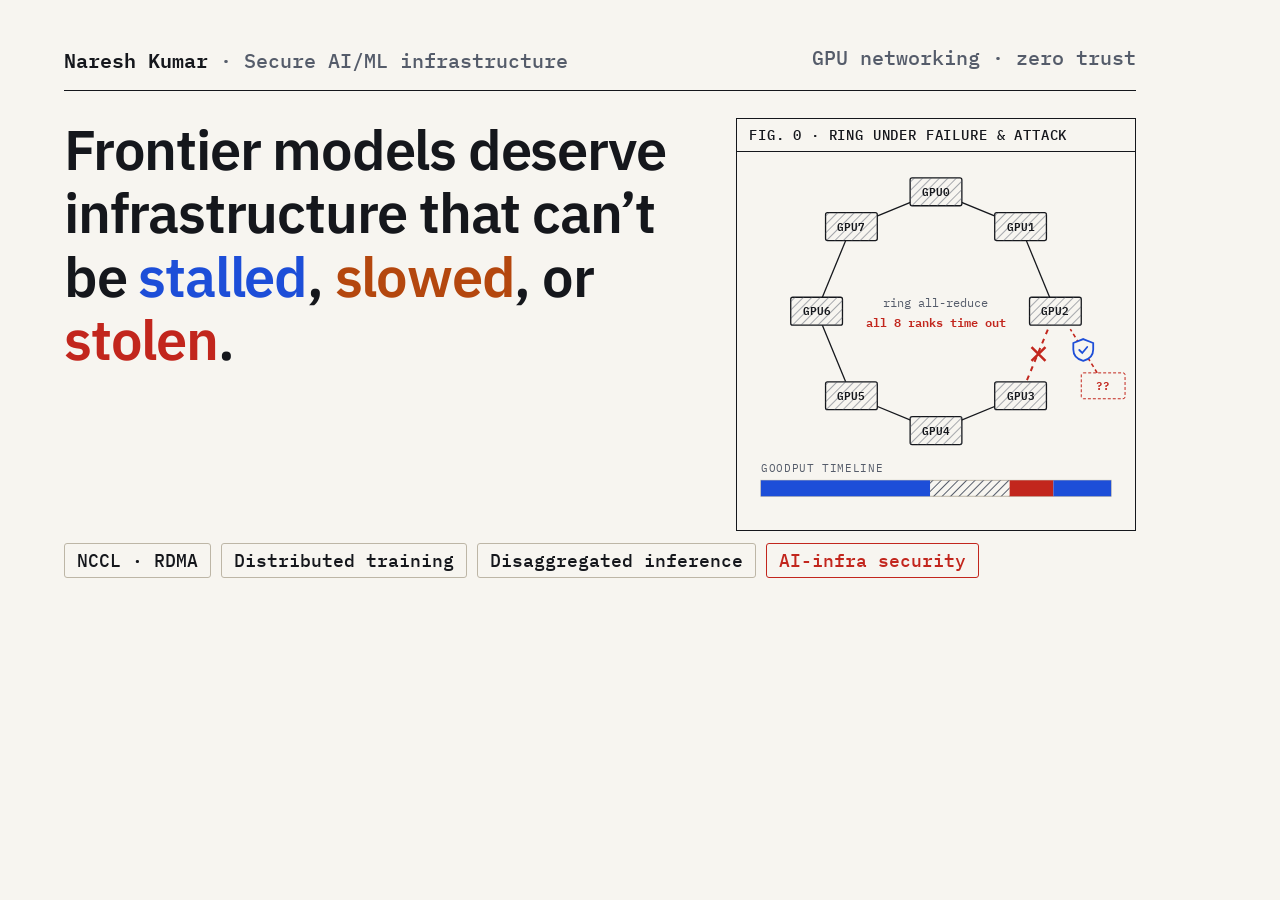
<file: assets/og/og-source.html>
<!DOCTYPE html><html lang="en"><head><meta charset="utf-8"><title>OG image source</title>
<!-- Source for /og-image.png. Render at 1200×630, e.g.
     chromium --headless --hide-scrollbars --virtual-time-budget=4000 --window-size=1200,630 --screenshot=og-image.png og-source.html -->
<link href="https://fonts.googleapis.com/css2?family=IBM+Plex+Mono:wght@400;500;600&family=IBM+Plex+Sans:wght@500;600&display=swap" rel="stylesheet">
<style>
*{margin:0;padding:0;box-sizing:border-box}
body{width:1200px;height:630px;background:#F7F5F0;color:#15171C;font-family:'IBM Plex Sans',sans-serif;overflow:hidden;position:relative}
.top{position:absolute;left:64px;right:64px;top:44px;display:flex;justify-content:space-between;font:500 20px 'IBM Plex Mono',monospace;color:#555C6A;border-bottom:1.5px solid #15171C;padding-bottom:14px}
.top b{color:#15171C;font-weight:600}
.l{position:absolute;left:64px;top:118px;width:640px}
h1{font-weight:600;font-size:50px;line-height:1.13;letter-spacing:-1.2px}
h1 .s{color:#B4470E}h1 .r{color:#1D4ED8}h1 .f{color:#C2261D}
h1{font-size:56px}
.t{position:absolute;left:64px;bottom:52px;display:flex;gap:10px}
.t span{font:500 18px 'IBM Plex Mono',monospace;padding:5px 12px;border:1px solid #BDB6A6;border-radius:3px}
.fig{position:absolute;right:64px;top:118px;width:400px;border:1.5px solid #15171C;background:#F7F5F0}
.fig .bar{font:500 14px 'IBM Plex Mono',monospace;letter-spacing:.06em;padding:7px 12px;border-bottom:1.5px solid #15171C}
.fig svg{display:block;width:100%}
svg text{font-family:'IBM Plex Mono',monospace}
</style></head><body>
<div class="top"><span><b>Naresh Kumar</b> · Secure AI/ML infrastructure</span><span>GPU networking · zero trust</span></div>
<div class="l"><h1>Frontier models deserve infrastructure that can’t be <span class="r">stalled</span>, <span class="s">slowed</span>, or <span class="f">stolen</span>.</h1></div>
<div class="fig"><div class="bar">FIG. 0 · RING UNDER FAILURE &amp; ATTACK</div>
<svg viewBox="0 0 400 380">
<defs><pattern id="h" width="6" height="6" patternUnits="userSpaceOnUse" patternTransform="rotate(45)"><line x1="0" y1="0" x2="0" y2="6" stroke="#555C6A" stroke-width="2"/></pattern></defs>
<g stroke="#15171C" stroke-width="1.3">
<line x1="200" y1="40" x2="285" y2="75"/><line x1="285" y1="75" x2="320" y2="160"/><line x1="285" y1="245" x2="200" y2="280"/><line x1="200" y1="280" x2="115" y2="245"/><line x1="115" y1="245" x2="80" y2="160"/><line x1="80" y1="160" x2="115" y2="75"/><line x1="115" y1="75" x2="200" y2="40"/></g>
<line x1="320" y1="160" x2="285" y2="245" stroke="#C2261D" stroke-width="2" stroke-dasharray="5 5"/>
<path d="M296,196 L310,210 M310,196 L296,210" stroke="#C2261D" stroke-width="2.5"/>
<g fill="#F7F5F0" stroke="#15171C" stroke-width="1.3">
<rect x="174" y="26" width="52" height="28" rx="2"/><rect x="259" y="61" width="52" height="28" rx="2"/><rect x="294" y="146" width="52" height="28" rx="2"/><rect x="259" y="231" width="52" height="28" rx="2"/><rect x="174" y="266" width="52" height="28" rx="2"/><rect x="89" y="231" width="52" height="28" rx="2"/><rect x="54" y="146" width="52" height="28" rx="2"/><rect x="89" y="61" width="52" height="28" rx="2"/></g>
<g fill="url(#h)" opacity=".5"><rect x="174" y="26" width="52" height="28"/><rect x="259" y="61" width="52" height="28"/><rect x="294" y="146" width="52" height="28"/><rect x="259" y="231" width="52" height="28"/><rect x="174" y="266" width="52" height="28"/><rect x="89" y="231" width="52" height="28"/><rect x="54" y="146" width="52" height="28"/><rect x="89" y="61" width="52" height="28"/></g>
<g font-size="11" font-weight="600" text-anchor="middle" fill="#15171C"><text x="200" y="44">GPU0</text><text x="285" y="79">GPU1</text><text x="320" y="164">GPU2</text><text x="285" y="249">GPU3</text><text x="200" y="284">GPU4</text><text x="115" y="249">GPU5</text><text x="80" y="164">GPU6</text><text x="115" y="79">GPU7</text></g>
<text x="200" y="156" font-size="12" fill="#555C6A" text-anchor="middle">ring all-reduce</text>
<text x="200" y="176" font-size="12.5" font-weight="600" fill="#C2261D" text-anchor="middle">all 8 ranks time out</text>
<g><line x1="362" y1="222" x2="335" y2="178" stroke="#C2261D" stroke-width="1.6" stroke-dasharray="4 3"/>
<rect x="346" y="222" width="44" height="26" rx="2" fill="#F7F5F0" stroke="#C2261D" stroke-dasharray="3 2"/><text x="368" y="239" font-size="11" font-weight="600" fill="#C2261D" text-anchor="middle">??</text>
<g transform="translate(338 188)"><path d="M10 0 L20 4 V10.5 C20 16.5 15.5 20.5 10 22 C4.5 20.5 0 16.5 0 10.5 V4 Z" fill="#F7F5F0" stroke="#1D4ED8" stroke-width="1.8"/><path d="M6 11 l3 3 l5 -6" fill="none" stroke="#1D4ED8" stroke-width="1.8" stroke-linecap="round"/></g></g>
<text x="24" y="322" font-size="11" fill="#555C6A" letter-spacing=".06em">GOODPUT TIMELINE</text>
<rect x="24" y="330" width="352" height="16" fill="none" stroke="#BDB6A6"/>
<rect x="24" y="330" width="170" height="16" fill="#1D4ED8"/><rect x="194" y="330" width="80" height="16" fill="url(#h)"/><rect x="274" y="330" width="44" height="16" fill="#C2261D"/><rect x="318" y="330" width="58" height="16" fill="#1D4ED8"/>
</svg></div>
<div class="t"><span>NCCL · RDMA</span><span>Distributed training</span><span>Disaggregated inference</span><span style="color:#C2261D;border-color:#C2261D">AI-infra security</span></div>
</body></html>
</file>
<file: assets/css/site.css>
/* ──────────────────────────────────────────────────────────────
   Shared styles: tokens, base, nav, buttons, sections, footer.
   Used by index.html and every page under posts/.
   ────────────────────────────────────────────────────────────── */

/* Palette: six named colors (Paper, Ink, Graphite, Signal, Copper, Fault), light default +
   dark via system setting or the toggle. Legacy names (--bg, --accent, --ok…) are aliases. */
:root {
  --paper: #F7F5F0;  --paper-2: #EFECE4;  --rule: #D9D4C7;  --rule-strong: #BDB6A6;
  --ink: #15171C;    --ink-2: #353A44;    --graphite: #555C6A;
  --signal: #1D4ED8; --copper: #B4470E;   --fault: #C2261D;
  --on-ink: #F7F5F0;
  color-scheme: light;

  --bg: var(--paper);
  --bg2: var(--paper);
  --bg3: var(--paper-2);
  --border: var(--rule);
  --border-bright: var(--rule-strong);
  --accent: var(--signal);    /* reliability, links, running */
  --accent2: var(--copper);   /* efficiency, in progress */
  --ok: var(--ink);           /* done, healthy */
  --warn: var(--copper);      /* waiting, in progress */
  --bad: var(--fault);        /* failures only */
  --text: var(--ink);
  --text-mid: var(--ink-2);
  --text-dim: var(--graphite);

  --font-mono: 'IBM Plex Mono', ui-monospace, SFMono-Regular, Menlo, monospace;
  --font-display: 'IBM Plex Sans', system-ui, sans-serif;
  --font-prose: 'IBM Plex Sans', system-ui, -apple-system, 'Segoe UI', Roboto, sans-serif;

  --max: 1120px;
  --radius: 4px;
  --nav-h: 60px;
}
@media (prefers-color-scheme: dark) {
  :root:not([data-theme="light"]) {
    --paper: #10151D;  --paper-2: #171E29;  --rule: #2A3341;  --rule-strong: #3B4656;
    --ink: #ECE8E0;    --ink-2: #CFCAC0;    --graphite: #A3ABB8;
    --signal: #86A8FF; --copper: #F0935C;   --fault: #FF7D73;
    --on-ink: #10151D;
    color-scheme: dark;
  }
}
:root[data-theme="dark"] {
  --paper: #10151D;  --paper-2: #171E29;  --rule: #2A3341;  --rule-strong: #3B4656;
  --ink: #ECE8E0;    --ink-2: #CFCAC0;    --graphite: #A3ABB8;
  --signal: #86A8FF; --copper: #F0935C;   --fault: #FF7D73;
  --on-ink: #10151D;
  color-scheme: dark;
}

* { margin: 0; padding: 0; box-sizing: border-box; }

html { scroll-behavior: smooth; scroll-padding-top: calc(var(--nav-h) + 16px); }

body {
  background: var(--bg);
  color: var(--text);
  font-family: var(--font-prose);
  font-size: 16px;
  line-height: 1.65;
  overflow-x: hidden;
  -webkit-font-smoothing: antialiased;
}

a { color: var(--accent); }
img, svg { max-width: 100%; }

.skip-link {
  position: absolute; left: -999px; top: 8px; z-index: 300;
  background: var(--ink); color: var(--on-ink);
  padding: 0.5rem 1rem; border-radius: 4px; font-weight: 700;
}
.skip-link:focus { left: 8px; }

a:focus-visible, button:focus-visible, input:focus-visible, select:focus-visible, [tabindex]:focus-visible {
  outline: 2px solid var(--accent);
  outline-offset: 3px;
  border-radius: 3px;
}

.mono { font-family: var(--font-mono); }
.visually-hidden {
  position: absolute; width: 1px; height: 1px; overflow: hidden;
  clip: rect(0 0 0 0); white-space: nowrap;
}

/* ─── NAV ─── */
.nav {
  position: fixed; inset: 0 0 auto 0; height: var(--nav-h); z-index: 100;
  background: color-mix(in srgb, var(--paper) 90%, transparent);
  backdrop-filter: blur(12px);
  border-bottom: 1px solid var(--border);
}
.nav-inner {
  max-width: var(--max); height: 100%; margin: 0 auto; padding: 0 1.25rem;
  display: flex; align-items: center; justify-content: space-between; gap: 1rem;
}
.nav-brand {
  font-family: var(--font-mono); font-weight: 600; font-size: 1rem;
  color: var(--text); text-decoration: none; letter-spacing: -0.02em;
}
.nav-brand { display: inline-flex; align-items: center; gap: 0.6rem; }
.brand-mark {
  display: inline-grid; place-items: center; width: 30px; height: 30px; border-radius: 6px;
  font-size: 0.72rem; font-weight: 600; letter-spacing: 0.02em; color: var(--on-ink);
  background: linear-gradient(135deg, var(--signal), var(--copper) 60%, var(--fault));
  background-size: 200% 200%; animation: brand-shift 8s ease-in-out infinite;
}
@keyframes brand-shift { 0%, 100% { background-position: 0% 50%; } 50% { background-position: 100% 50%; } }
.nav-progress {
  position: absolute; left: 0; bottom: -1px; height: 2px; width: 100%;
  background: linear-gradient(90deg, var(--signal), var(--copper), var(--fault));
  transform-origin: left; transform: scaleX(var(--progress, 0));
}
.nav-links { display: flex; gap: 1.5rem; list-style: none; }
.nav-links a {
  font-family: var(--font-mono); font-size: 0.78rem; letter-spacing: 0.06em;
  text-transform: uppercase; color: var(--text-dim); text-decoration: none;
  padding: 0.25rem 0; border-bottom: 1px solid transparent;
  transition: color 0.2s, border-color 0.2s;
}
.nav-links a:hover, .nav-links a[aria-current="true"] { color: var(--text); border-bottom-color: var(--accent); }
.nav-status {
  display: flex; align-items: center; gap: 0.5rem;
  font-family: var(--font-mono); font-size: 0.75rem; color: var(--text-mid);
  text-decoration: none;
}
.status-dot {
  width: 8px; height: 8px; border-radius: 50%; flex-shrink: 0;
  background: var(--signal);
  animation: pulse 2.4s infinite;
}
@keyframes pulse { 0%, 100% { opacity: 1; } 50% { opacity: 0.45; } }

.theme-toggle {
  background: none; border: 1px solid var(--border-bright); color: var(--text);
  border-radius: 4px; width: 34px; height: 30px; cursor: pointer; font-size: 0.9rem; line-height: 1;
}
.theme-toggle:hover { border-color: var(--text-dim); }
.nav-right { display: flex; align-items: center; gap: 0.75rem; }

.nav-toggle {
  display: none; background: none; border: 1px solid var(--border-bright);
  color: var(--text); border-radius: 4px; padding: 0.35rem 0.6rem;
  font-family: var(--font-mono); font-size: 0.75rem; cursor: pointer;
}

@media (max-width: 860px) {
  .nav-toggle { display: inline-block; }
  .nav-status { display: none; }
  .nav-links {
    display: none; position: absolute; top: var(--nav-h); left: 0; right: 0;
    flex-direction: column; gap: 0; background: var(--bg2);
    border-bottom: 1px solid var(--border);
  }
  .nav-links.open { display: flex; }
  .nav-links a { display: block; padding: 0.9rem 1.25rem; border-bottom: 1px solid var(--border); }
}

/* ─── BUTTONS / CHIPS ─── */
.btn {
  display: inline-flex; align-items: center; gap: 0.5rem;
  padding: 0.7rem 1.3rem; border-radius: 6px;
  font-family: var(--font-mono); font-size: 0.82rem; font-weight: 500;
  text-decoration: none; cursor: pointer; border: 1px solid transparent;
  transition: background 0.2s, border-color 0.2s, color 0.2s, transform 0.2s;
}
.btn-primary { background: var(--ink); color: var(--on-ink); font-weight: 600; }
.btn-primary:hover { background: var(--ink-2); }
.btn-outline { color: var(--ink); border-color: var(--ink); background: transparent; }
.btn-outline:hover { background: var(--paper-2); }
.btn-ghost { color: var(--text-dim); background: transparent; border-color: transparent; padding-left: 0.6rem; padding-right: 0.6rem; }
.btn-ghost:hover { color: var(--text); }
.btn-primary:hover, .btn-outline:hover { transform: translateY(-1px); }
kbd {
  font-family: var(--font-mono); font-size: 0.72em; padding: 0.05rem 0.4rem; border-radius: 4px;
  border: 1px solid var(--border-bright); border-bottom-width: 2px; color: var(--text-mid); background: var(--paper-2);
}

.chip {
  display: inline-block;
  font-family: var(--font-mono); font-size: 0.72rem; letter-spacing: 0.03em;
  padding: 0.15rem 0.6rem; border-radius: 3px;
  background: transparent; border: 1px solid var(--border-bright); color: var(--text-mid);
}
.chip-accent { color: var(--signal); border-color: color-mix(in srgb, var(--signal) 45%, transparent); }
.chip-copper { color: var(--copper); border-color: color-mix(in srgb, var(--copper) 45%, transparent); }
.chip-fault { color: var(--fault); border-color: color-mix(in srgb, var(--fault) 45%, transparent); }

.status {
  display: inline-flex; align-items: center; gap: 0.4rem;
  font-family: var(--font-mono); font-size: 0.7rem; letter-spacing: 0.05em; text-transform: uppercase;
  padding: 0.15rem 0.55rem; border-radius: 999px; border: 1px solid;
}
.status::before { content: ''; width: 6px; height: 6px; border-radius: 50%; background: currentColor; }
.status-ok { color: var(--ok); border-color: color-mix(in srgb, var(--ok) 35%, transparent); }
.status-wip { color: var(--warn); border-color: color-mix(in srgb, var(--warn) 40%, transparent); }
.status-early { color: var(--text-dim); border-color: var(--border-bright); }

/* ─── SECTIONS ─── */
.section { max-width: var(--max); margin: 0 auto; padding: 5.5rem 1.25rem 1rem; }
.section-head { margin-bottom: 2.25rem; max-width: 720px; }
.section-kicker {
  font-family: var(--font-mono); font-size: 0.75rem; letter-spacing: 0.14em;
  text-transform: uppercase; color: var(--text-dim); margin-bottom: 0.6rem;
}
.section-title {
  font-family: var(--font-display); font-weight: 600;
  font-size: clamp(1.7rem, 3.4vw, 2.3rem); line-height: 1.15; letter-spacing: -0.02em;
}
.section-lede { color: var(--text-mid); margin-top: 0.75rem; font-size: 1.02rem; }
h1, h2, h3, .section-title { text-wrap: balance; }
p, dd, li { text-wrap: pretty; }

.card {
  background: var(--bg2); border: 1px solid var(--border); border-radius: var(--radius);
  transition: border-color 0.2s, background 0.2s;
}
a.card { display: block; color: inherit; text-decoration: none; }
a.card { transition: border-color 0.2s, background 0.2s, transform 0.2s; }
a.card:hover { border-color: var(--ink); transform: translateY(-2px); }

/* ─── FOOTER ─── */
.footer {
  max-width: var(--max); margin: 5rem auto 0; padding: 2rem 1.25rem 3rem;
  border-top: 1px solid var(--border);
  display: flex; flex-wrap: wrap; gap: 1rem 2rem; justify-content: space-between; align-items: center;
  font-family: var(--font-mono); font-size: 0.78rem; color: var(--text-dim);
}
.footer-links { display: flex; flex-wrap: wrap; gap: 1.25rem; }
.footer-links a { color: var(--text-mid); text-decoration: none; }
.footer-links a:hover { color: var(--accent); }

/* ─── COMMAND PALETTE (⌘K / Ctrl+K / "/") ─── */
.palette { position: fixed; inset: 0; z-index: 400; display: none; align-items: flex-start; justify-content: center; padding: 12vh 1rem 1rem; }
.palette.open { display: flex; }
.palette-backdrop { position: absolute; inset: 0; background: color-mix(in srgb, var(--ink) 35%, transparent); backdrop-filter: blur(3px); }
.palette-box {
  position: relative; width: min(620px, 100%); background: var(--paper); border: 1px solid var(--ink); border-radius: 6px;
  box-shadow: 0 24px 60px -20px color-mix(in srgb, var(--ink) 55%, transparent); overflow: hidden;
  animation: pal-in 0.16s ease-out;
}
@keyframes pal-in { from { opacity: 0; transform: translateY(-8px) scale(0.99); } }
.palette-input {
  width: 100%; border: 0; border-bottom: 1px solid var(--border); background: transparent; color: var(--text);
  font-family: var(--font-mono); font-size: 0.95rem; padding: 0.95rem 1.1rem; outline: none;
}
.palette-input:focus-visible { outline: none; }
.palette-list { list-style: none; max-height: 52vh; overflow-y: auto; padding: 0.35rem; }
.palette-list li {
  display: flex; align-items: center; gap: 0.75rem; padding: 0.55rem 0.75rem; border-radius: 4px; cursor: pointer;
  font-size: 0.92rem; color: var(--text-mid);
}
.palette-list li .pk { font-family: var(--font-mono); font-size: 0.66rem; letter-spacing: 0.08em; text-transform: uppercase; color: var(--text-dim); width: 5.5rem; flex-shrink: 0; }
.palette-list li[aria-selected="true"] { background: var(--paper-2); color: var(--text); box-shadow: inset 2px 0 0 var(--accent); }
.palette-list li.empty { cursor: default; color: var(--text-dim); }
.palette-foot { display: flex; gap: 1rem; padding: 0.5rem 1rem; border-top: 1px solid var(--border); font-family: var(--font-mono); font-size: 0.7rem; color: var(--text-dim); }
.toast {
  position: fixed; left: 50%; bottom: 1.5rem; z-index: 450; transform: translate(-50%, 1rem); opacity: 0;
  background: var(--ink); color: var(--on-ink); font-family: var(--font-mono); font-size: 0.8rem;
  padding: 0.55rem 1rem; border-radius: 6px; transition: opacity 0.2s, transform 0.2s; pointer-events: none;
}
.toast.show { opacity: 1; transform: translate(-50%, 0); }

/* ─── REVEAL ─── */
.reveal { opacity: 0; transform: translateY(16px); transition: opacity 0.6s ease, transform 0.6s ease; }
.reveal.visible { opacity: 1; transform: none; }
.reveal.visible:nth-child(2) { transition-delay: 0.06s; } .reveal.visible:nth-child(3) { transition-delay: 0.12s; }
.reveal.visible:nth-child(4) { transition-delay: 0.18s; } .reveal.visible:nth-child(5) { transition-delay: 0.24s; }
.no-js .reveal { opacity: 1; transform: none; }

@media (prefers-reduced-motion: reduce) {
  html { scroll-behavior: auto; }
  *, *::before, *::after { animation: none !important; transition: none !important; }
  .reveal { opacity: 1; transform: none; }
  .nav-progress { display: none; }
}
</file>
<file: assets/css/home.css>
/* index.html only */

/* ─── HERO ─── */
.hero {
  max-width: var(--max); margin: 0 auto;
  padding: calc(var(--nav-h) + 4rem) 1.25rem 2rem;
  display: grid; grid-template-columns: 1.25fr 1fr; gap: 3rem; align-items: center;
  position: relative;
}
.hero::before {
  content: ''; position: absolute; inset: 0; z-index: -1;
  background-image:
    linear-gradient(var(--border) 1px, transparent 1px),
    linear-gradient(90deg, var(--border) 1px, transparent 1px);
  background-size: 56px 56px;
  mask-image: radial-gradient(ellipse 70% 70% at 75% 45%, black 20%, transparent 75%);
  opacity: 0.35;
}
.hero-eyebrow {
  font-family: var(--font-mono); font-size: 0.8rem; color: var(--text-mid);
  letter-spacing: 0.04em; margin-bottom: 1.25rem;
}
.hero-eyebrow strong { color: var(--text); font-weight: 700; }
.hero-title {
  font-family: var(--font-display); font-weight: 600;
  font-size: clamp(2rem, 3.6vw, 2.75rem); line-height: 1.12; letter-spacing: -0.025em;
  margin-bottom: 1.25rem;
}
.hero-title em { font-style: normal; color: var(--accent); }
.hero-title em.alt { color: var(--accent2); }
.hero-title em.sec { color: var(--fault); position: relative; white-space: nowrap; }
.hero-title em.sec::after {
  content: ''; position: absolute; left: 0; right: 0; bottom: 0.06em; height: 0.09em; background: var(--fault);
  transform-origin: left; animation: strike 4.5s ease-in-out infinite;
}
@keyframes strike { 0%, 35% { transform: scaleX(0); } 55%, 85% { transform: scaleX(1); } 100% { transform: scaleX(0); transform-origin: right; } }
.hero-bio b { color: var(--text); font-weight: 600; }
.hero-bio { color: var(--text-mid); font-size: 1.05rem; max-width: 560px; margin-bottom: 1.5rem; }
.hero-bio a { color: var(--text); text-decoration-color: var(--border-bright); text-underline-offset: 3px; }
.hero-tags { display: flex; flex-wrap: wrap; gap: 0.4rem; margin-bottom: 2rem; }
.hero-tags .chip.lead { color: var(--text); border-color: var(--border-bright); }
.hero-tags .chip.lead.sec { color: var(--fault); border-color: color-mix(in srgb, var(--fault) 45%, transparent); }
.hero-cta { display: flex; flex-wrap: wrap; gap: 0.75rem; }

.hero-viz { position: relative; }
.fig { margin: 0; border: 1px solid var(--ink); border-radius: 2px; background: var(--paper); }
.fig-bar {
  display: flex; justify-content: space-between; gap: 1rem; padding: 0.4rem 0.75rem;
  border-bottom: 1px solid var(--ink);
  font-family: var(--font-mono); font-size: 0.72rem; letter-spacing: 0.06em; text-transform: uppercase;
}
.fig-bar span:last-child { color: var(--text-dim); }
.fig svg { width: 100%; height: auto; display: block; padding: 0.5rem; }
.fig svg text { font-family: var(--font-mono); }
.fig-note { font-family: var(--font-mono); font-size: 0.75rem; color: var(--text-dim); margin-top: 0.6rem; }
.fig .fig-note { padding: 0 0.75rem 0.75rem; }
.hero-term {
  border-top: 1px solid var(--ink); background: var(--paper-2); padding: 0.55rem 0.75rem; min-height: 2.6rem;
  font-family: var(--font-mono); font-size: 0.74rem; color: var(--text-mid); white-space: nowrap; overflow: hidden; text-overflow: ellipsis;
}
.hero-term .ht-p { font-weight: 700; color: var(--text-dim); }
.hero-term .ht-p.e { color: var(--fault); } .hero-term .ht-p.w { color: var(--copper); } .hero-term .ht-p.o { color: var(--signal); }
.ht-cur { display: inline-block; width: 0.5em; height: 1em; vertical-align: -0.15em; margin-left: 2px; background: var(--signal); animation: blink 1s step-end infinite; }
@keyframes blink { 50% { opacity: 0; } }

/* ─── PROOF STRIP ─── */
/* a ruled "spec table" row: ink rules top and bottom, hairlines between cells */
.proof {
  width: min(calc(100% - 2.5rem), calc(var(--max) - 2.5rem)); margin: 1rem auto 0;
  display: grid; grid-template-columns: repeat(5, 1fr); gap: 1px;
  background: var(--rule); border-top: 1.5px solid var(--ink); border-bottom: 1.5px solid var(--ink);
}
.proof .proof-item { padding: 1.1rem 1.2rem; border: 0; border-radius: 0; background: var(--paper); }
.proof a.proof-item:hover { background: var(--paper-2); }
.proof .proof-item.sec { box-shadow: inset 0 3px 0 var(--fault); }
.proof .proof-item.sec .proof-kicker span:last-child { color: var(--fault); }
.proof-kicker {
  font-family: var(--font-mono); font-size: 0.68rem; letter-spacing: 0.12em; text-transform: uppercase;
  color: var(--text-dim); margin-bottom: 0.4rem; display: flex; justify-content: space-between; gap: 0.5rem;
}
.proof-kicker span:last-child { color: var(--accent); }
.proof-fact { font-weight: 600; color: var(--text); line-height: 1.35; font-size: 0.95rem; }
.proof-sub { color: var(--text-dim); font-size: 0.82rem; margin-top: 0.3rem; }

/* ─── SECTION NUMBERS ─── */
/* datasheet-style "§01 · Work" kickers, numbered in document order */
main { counter-reset: sec; }
.section-head { counter-increment: sec; }
.section-head .section-kicker::before {
  content: "§" counter(sec, decimal-leading-zero);
  color: var(--accent); margin-right: 0.75rem; padding-right: 0.75rem;
  border-right: 1px solid var(--border-bright);
}

/* ─── TWO PROBLEMS ─── */
.problems { display: grid; grid-template-columns: 1fr 1fr; gap: 1.5rem; }
.problem { padding: 2rem; border-top: 3px solid var(--pc); display: flex; flex-direction: column; gap: 1.1rem; }
.problem-kicker { font-family: var(--font-mono); font-size: 0.75rem; letter-spacing: 0.12em; text-transform: uppercase; color: var(--pc); }
.problem h3 { font-family: var(--font-display); font-size: 1.45rem; line-height: 1.2; }
.problem h3 small { display: block; font-family: var(--font-mono); font-size: 0.8rem; color: var(--text-dim); font-weight: 400; margin-top: 0.3rem; }
.problem dl { display: grid; gap: 0.9rem; }
.problem dt { font-family: var(--font-mono); font-size: 0.7rem; letter-spacing: 0.1em; text-transform: uppercase; color: var(--text-dim); margin-bottom: 0.15rem; }
.problem dd { color: var(--text-mid); font-size: 0.95rem; }
.problem dd strong { color: var(--text); font-weight: 600; }
.problem-links { display: flex; flex-wrap: wrap; gap: 0.5rem; margin-top: auto; padding-top: 0.5rem; }
.problem-links a {
  font-family: var(--font-mono); font-size: 0.75rem; text-decoration: none;
  color: var(--text); border: 1px solid var(--border-bright); border-radius: 4px; padding: 0.3rem 0.7rem;
  transition: border-color 0.2s, color 0.2s;
}
.problem-links a:hover { border-color: var(--pc); color: var(--pc); }
.problem-links a.primary { border-color: var(--pc); color: var(--pc); }
.problem dd a { color: var(--text); text-decoration-color: var(--pc); text-underline-offset: 3px; }
.problem-wide { grid-column: 1 / -1; display: grid; grid-template-columns: 0.8fr 1.6fr; gap: 1.1rem 2.5rem; position: relative; overflow: hidden; }
.problem-wide > dl, .problem-wide > .problem-links { grid-column: 2; }
.problem-wide > div:first-child { grid-row: 1 / span 2; }
.problem-wide .status { margin-right: 0.3rem; }
.problem-quote { margin-top: 1.25rem; font-family: var(--font-mono); font-size: 0.85rem; color: var(--text); border-left: 2px solid var(--fault); padding-left: 0.9rem; }
.problem-wide::after {
  content: ''; position: absolute; inset: 0; pointer-events: none;
  background: linear-gradient(100deg, transparent 40%, color-mix(in srgb, var(--fault) 7%, transparent) 50%, transparent 60%);
  background-size: 250% 100%; animation: sweep 7s linear infinite;
}
@keyframes sweep { from { background-position: 150% 0; } to { background-position: -100% 0; } }

/* ─── SECURITY: TICKER + THREAT MAP ─── */
.ticker {
  overflow: hidden; border-top: 1.5px solid var(--ink); border-bottom: 1px solid var(--border); margin-bottom: 1.25rem;
  mask-image: linear-gradient(90deg, transparent, black 6%, black 94%, transparent);
}
.ticker-track { display: flex; width: max-content; gap: 2.5rem; padding: 0.55rem 0; animation: tick 70s linear infinite; }
.ticker:hover .ticker-track { animation-play-state: paused; }
@keyframes tick { to { transform: translateX(-50%); } }
.ticker-item { font-family: var(--font-mono); font-size: 0.74rem; color: var(--text-mid); white-space: nowrap; }
.ticker-item b { color: var(--text); font-weight: 600; }
.ticker-item i { font-style: normal; color: var(--text-dim); margin-right: 0.5rem; }
.ticker-item .k { margin-left: 0.5rem; text-transform: uppercase; letter-spacing: 0.08em; font-size: 0.64rem; }
.k-exploited { color: var(--fault); } .k-incident { color: var(--copper); } .k-disclosed { color: var(--signal); } .k-research { color: var(--text-dim); }

.threatmap { display: grid; grid-template-columns: minmax(250px, 0.85fr) 1.6fr; margin: 0; border-color: var(--ink); border-radius: 2px; overflow: hidden; }
.tm-stack { display: flex; flex-direction: column; border-right: 1px solid var(--ink); background: var(--paper-2); }
.tm-layer {
  all: unset; box-sizing: border-box; cursor: pointer; display: grid; grid-template-columns: 2.4rem 1fr auto; align-items: center; gap: 0.6rem;
  padding: 0.95rem 1rem; border-bottom: 1px solid var(--border); position: relative; transition: background 0.2s;
}
.tm-layer:last-child { border-bottom: 0; }
.tm-layer:hover { background: var(--paper); }
.tm-layer:focus-visible { outline: 2px solid var(--accent); outline-offset: -2px; }
.tm-layer[aria-selected="true"] { background: var(--paper); box-shadow: inset 3px 0 0 var(--fault); }
.tm-layer .lid { font-family: var(--font-mono); font-size: 0.7rem; color: var(--accent); letter-spacing: 0.06em; }
.tm-layer .lname { font-weight: 600; color: var(--text); font-size: 0.95rem; }
.tm-layer .lcount { font-family: var(--font-mono); font-size: 0.7rem; color: var(--fault); border: 1px solid color-mix(in srgb, var(--fault) 40%, transparent); border-radius: 999px; padding: 0 0.5rem; }
.tm-layer .pulse { position: absolute; right: 0.4rem; top: 50%; width: 6px; height: 6px; margin-top: -3px; border-radius: 50%; background: var(--fault); opacity: 0; }
.tm-layer.hot .pulse { animation: hot 1.2s ease-out; }
@keyframes hot { 0% { opacity: 1; box-shadow: 0 0 0 0 color-mix(in srgb, var(--fault) 50%, transparent); } 100% { opacity: 0; box-shadow: 0 0 0 10px transparent; } }
.tm-panel { padding: 1.5rem 1.75rem; display: grid; gap: 1.1rem; align-content: start; min-height: 460px; }
.tm-panel.swap { animation: swap 0.35s ease; }
@keyframes swap { from { opacity: 0; transform: translateX(6px); } }
.tm-panel h3 { font-family: var(--font-display); font-size: 1.35rem; line-height: 1.2; }
.tm-panel h3 small { display: block; font-family: var(--font-mono); font-size: 0.78rem; font-weight: 400; color: var(--text-dim); margin-top: 0.25rem; }
.tm-risk { color: var(--text); border-left: 2px solid var(--fault); padding-left: 0.9rem; }
.tm-h { font-family: var(--font-mono); font-size: 0.68rem; letter-spacing: 0.12em; text-transform: uppercase; color: var(--text-dim); margin-bottom: 0.4rem; }
.tm-controls { display: flex; flex-wrap: wrap; gap: 0.4rem; list-style: none; }
.tm-controls li { font-size: 0.82rem; color: var(--signal); border: 1px solid color-mix(in srgb, var(--signal) 40%, transparent); border-radius: 4px; padding: 0.2rem 0.6rem; }
.tm-controls li::before { content: ''; display: inline-block; width: 0.62em; height: 0.7em; margin-right: 0.4em; vertical-align: -0.05em; background: currentColor; -webkit-mask: url("data:image/svg+xml,%3Csvg xmlns='http://www.w3.org/2000/svg' viewBox='0 0 20 22'%3E%3Cpath d='M10 0 L20 4 V10.5 C20 16.5 15.5 20.5 10 22 C4.5 20.5 0 16.5 0 10.5 V4 Z'/%3E%3C/svg%3E") center / contain no-repeat; mask: url("data:image/svg+xml,%3Csvg xmlns='http://www.w3.org/2000/svg' viewBox='0 0 20 22'%3E%3Cpath d='M10 0 L20 4 V10.5 C20 16.5 15.5 20.5 10 22 C4.5 20.5 0 16.5 0 10.5 V4 Z'/%3E%3C/svg%3E") center / contain no-repeat; }
.tm-inc { list-style: none; display: grid; gap: 0.5rem; }
.tm-inc li { display: grid; grid-template-columns: 4.6rem 1fr; gap: 0.75rem; font-size: 0.88rem; padding: 0.55rem 0; border-top: 1px dashed var(--border); }
.tm-inc .d { font-family: var(--font-mono); font-size: 0.72rem; color: var(--text-dim); padding-top: 0.1rem; }
.tm-inc .n { font-weight: 600; color: var(--text); }
.tm-inc .l { color: var(--text-mid); display: block; margin-top: 0.15rem; }
.tm-inc .s a { font-family: var(--font-mono); font-size: 0.72rem; margin-right: 0.75rem; }

/* ─── WRITING FILTERS ─── */
.filters { display: flex; flex-wrap: wrap; gap: 0.4rem; margin: -0.75rem 0 1.25rem; }
.filters button {
  font-family: var(--font-mono); font-size: 0.74rem; cursor: pointer; background: transparent; color: var(--text-mid);
  border: 1px solid var(--border-bright); border-radius: 999px; padding: 0.25rem 0.8rem; transition: all 0.2s;
}
.filters button:hover { color: var(--text); border-color: var(--ink); }
.filters button[aria-pressed="true"] { background: var(--ink); color: var(--on-ink); border-color: var(--ink); }
.filters button .c { opacity: 0.6; margin-left: 0.3rem; }
.post-card.hide { display: none; }

/* ─── WRITING ─── */
.writing-grid { display: grid; grid-template-columns: repeat(6, 1fr); gap: 1.25rem; }
.writing-grid > .post-card { grid-column: span 2; }
.writing-grid > .post-card.featured { grid-column: span 2; }
.post-card.featured .post-title { font-size: 1.3rem; }
.post-card { padding: 1.5rem; display: flex; flex-direction: column; gap: 0.7rem; position: relative; overflow: hidden; }
.post-card.featured { border-top: 3px solid var(--signal); }
.post-card.featured.eff { border-top-color: var(--copper); }
.post-card.featured.sec { border-top-color: var(--fault); }
.post-card::after {
  content: '→'; position: absolute; right: 1.2rem; bottom: 1rem; font-family: var(--font-mono); color: var(--accent);
  opacity: 0; transform: translateX(-6px); transition: opacity 0.2s, transform 0.2s;
}
.post-card:hover::after { opacity: 1; transform: none; }
.post-meta { display: flex; flex-wrap: wrap; align-items: center; gap: 0.6rem; font-family: var(--font-mono); font-size: 0.72rem; color: var(--text-dim); }
.post-kind { margin-left: auto; }
.post-title { font-family: var(--font-display); font-size: 1.12rem; line-height: 1.3; }
.post-summary { color: var(--text-mid); font-size: 0.9rem; }

/* ─── EVIDENCE ─── */
.evidence { display: grid; gap: 1rem; }
.ev-item { padding: 1.4rem 1.6rem; display: grid; grid-template-columns: 1fr auto; gap: 0.4rem 1.5rem; align-items: start; }
.ev-item h3 { font-family: var(--font-display); font-size: 1.1rem; }
.ev-item h3 code { font-family: var(--font-mono); font-size: 0.85rem; color: var(--accent); font-weight: 400; margin-left: 0.4rem; }
.ev-item p { color: var(--text-mid); font-size: 0.93rem; grid-column: 1; }
.ev-item p b { color: var(--text); font-weight: 600; }
.ev-item .ev-side { grid-row: 1 / span 3; grid-column: 2; display: flex; flex-direction: column; align-items: flex-end; gap: 0.6rem; }
.ev-item .ev-side a { font-family: var(--font-mono); font-size: 0.78rem; white-space: nowrap; }

/* ─── FOUNDATIONS ─── */
.foundations { width: 100%; border-collapse: collapse; font-size: 0.92rem; }
.foundations th, .foundations td { text-align: left; padding: 0.85rem 1rem; border-bottom: 1px solid var(--border); vertical-align: top; }
.foundations th { font-family: var(--font-mono); font-size: 0.7rem; letter-spacing: 0.1em; text-transform: uppercase; color: var(--text-dim); font-weight: 400; }
.foundations td:first-child { font-weight: 600; color: var(--text); white-space: nowrap; }
.foundations td:nth-child(2) { color: var(--text-dim); font-family: var(--font-mono); font-size: 0.78rem; }
.foundations td:last-child a { display: inline-block; margin: 0 0.9rem 0.25rem 0; text-decoration: none; }
.foundations td:last-child a:hover { text-decoration: underline; }
.foundations .note { color: var(--text-dim); font-size: 0.8rem; }
.foundations tr.grp th { font-family: var(--font-mono); font-size: 0.7rem; letter-spacing: 0.12em; text-transform: uppercase; color: var(--accent); background: var(--paper-2); padding: 0.55rem 1rem; }
.foundations tr.grp.sec th { color: var(--fault); }
.toolbox { display: grid; grid-template-columns: repeat(3, 1fr); gap: 1px; margin-top: 1.5rem; background: var(--rule); border-top: 1.5px solid var(--ink); border-bottom: 1.5px solid var(--ink); }
.tb-group { background: var(--paper); padding: 1rem 1.2rem; }
.tb-group h3 { font-family: var(--font-mono); font-size: 0.7rem; letter-spacing: 0.12em; text-transform: uppercase; color: var(--accent); margin-bottom: 0.4rem; font-weight: 500; }
.tb-group.sec h3 { color: var(--fault); }
.tb-group p { font-size: 0.88rem; color: var(--text-mid); line-height: 1.6; }
.table-wrap { overflow-x: auto; border: 1px solid var(--border); border-radius: var(--radius); background: var(--bg2); }

/* ─── PROFILES ─── */
.profiles-primary { display: grid; grid-template-columns: repeat(3, 1fr); gap: 1rem; }
.profile { padding: 1.4rem; display: flex; flex-direction: column; gap: 0.6rem; --pc: var(--accent); }
a.profile:hover { border-color: var(--pc); }
.profile-top { display: flex; align-items: center; gap: 0.8rem; }
.profile-badge .bi { width: 20px; height: 20px; fill: currentColor; }
.profile-badge {
  width: 40px; height: 40px; border-radius: 8px; display: grid; place-items: center; flex-shrink: 0;
  font-family: var(--font-mono); font-weight: 600; font-size: 0.85rem; color: var(--pc);
  background: color-mix(in srgb, var(--pc) 12%, transparent);
  border: 1px solid color-mix(in srgb, var(--pc) 35%, transparent);
}
.profile-name { font-family: var(--font-display); font-weight: 600; font-size: 1.05rem; }
.profile-handle { font-family: var(--font-mono); font-size: 0.75rem; color: var(--text-dim); }
.profile-desc { color: var(--text-mid); font-size: 0.88rem; flex: 1; }
.profile-cta { font-family: var(--font-mono); font-size: 0.75rem; color: var(--pc); }

.socials { display: flex; flex-wrap: wrap; align-items: center; gap: 0.6rem; margin-top: 1.25rem; }
.socials-label { font-family: var(--font-mono); font-size: 0.7rem; letter-spacing: 0.12em; text-transform: uppercase; color: var(--text-dim); margin-right: 0.5rem; }
.social {
  display: inline-flex; align-items: center; gap: 0.5rem; text-decoration: none; color: var(--text-mid);
  font-family: var(--font-mono); font-size: 0.78rem; border: 1px solid var(--border-bright); border-radius: 999px; padding: 0.35rem 0.9rem 0.35rem 0.7rem;
  transition: color 0.2s, border-color 0.2s, transform 0.2s;
}
.social .bi { width: 15px; height: 15px; fill: currentColor; }
.social:hover { color: var(--text); border-color: var(--ink); transform: translateY(-2px); }

.footer-socials { flex-basis: 100%; margin-top: 0; }

/* ─── CONTACT ─── */
.contact { padding: 3rem 2rem; text-align: center; position: relative; overflow: hidden; border-color: var(--ink); }
.contact::before {
  content: ''; position: absolute; inset: 0; z-index: 0; pointer-events: none;
  background:
    linear-gradient(90deg, var(--signal) 0 33.3%, var(--copper) 33.3% 66.6%, var(--fault) 66.6% 100%) top / 100% 3px no-repeat;
}
.contact > * { position: relative; }
.contact h2 em { font-style: normal; color: var(--fault); }
.contact h2 { font-family: var(--font-display); font-weight: 600; font-size: clamp(1.6rem, 4vw, 2.3rem); line-height: 1.15; margin: 1rem 0; }
.contact p { color: var(--text-mid); max-width: 620px; margin: 0 auto 1.5rem; }
.contact-badge {
  display: inline-flex; align-items: center; gap: 0.5rem; font-family: var(--font-mono); font-size: 0.72rem;
  letter-spacing: 0.1em; text-transform: uppercase; color: var(--signal);
  border: 1px solid color-mix(in srgb, var(--signal) 40%, transparent); background: transparent; padding: 0.25rem 0.9rem; border-radius: 999px;
}
.role-proof { list-style: none; display: grid; grid-template-columns: repeat(4, 1fr); gap: 0.75rem; margin: 0 0 1.75rem; padding: 0; text-align: left; }
.role-proof a {
  display: flex; flex-direction: column; justify-content: space-between; gap: 0.75rem; height: 100%; padding: 0.9rem 1rem;
  text-decoration: none; border: 1px solid var(--border); border-top: 3px solid var(--pc); border-radius: var(--radius);
  transition: background 0.2s, border-color 0.2s;
}
.role-proof a:hover { background: var(--paper-2); border-color: var(--pc); }
.role-name { font-family: var(--font-display); font-weight: 600; font-size: 0.95rem; line-height: 1.3; color: var(--text); }
.role-link { font-family: var(--font-mono); font-size: 0.72rem; line-height: 1.45; color: var(--text-mid); }
.role-proof a:hover .role-link { color: var(--text); }
.contact-meta { display: flex; flex-wrap: wrap; align-items: center; justify-content: center; gap: 0.5rem; }
.contact-meta-label { font-family: var(--font-mono); font-size: 0.7rem; letter-spacing: 0.12em; text-transform: uppercase; color: var(--text-dim); margin-right: 0.5rem; }

/* ─── RESPONSIVE ─── */
@media (max-width: 960px) {
  .hero { grid-template-columns: 1fr; gap: 2rem; padding-top: calc(var(--nav-h) + 2.5rem); }
  .hero-viz { max-width: 380px; margin: 0 auto; width: 100%; }
  .proof { grid-template-columns: 1fr 1fr; }
  .problems { grid-template-columns: 1fr; }
  .writing-grid { grid-template-columns: 1fr 1fr; }
  .writing-grid > .post-card, .writing-grid > .post-card.featured { grid-column: auto; }
  .profiles-primary { grid-template-columns: 1fr; }
  .role-proof { grid-template-columns: 1fr 1fr; }
  .proof { grid-template-columns: 1fr 1fr; }
  .problem-wide { grid-template-columns: 1fr; }
  .problem-wide > dl, .problem-wide > .problem-links, .problem-wide > div:first-child { grid-column: 1; grid-row: auto; }
  .threatmap { grid-template-columns: 1fr; }
  .tm-stack { flex-direction: row; overflow-x: auto; border-right: 0; border-bottom: 1px solid var(--ink); }
  .tm-layer { grid-template-columns: auto auto; border-bottom: 0; border-right: 1px solid var(--border); flex-shrink: 0; }
  .tm-layer .lcount { display: none; }
  .tm-layer[aria-selected="true"] { box-shadow: inset 0 -3px 0 var(--fault); }
  .toolbox { grid-template-columns: 1fr 1fr; }
  .btn-ghost[data-palette-open] { display: none; }
}
@media (max-width: 620px) {
  .proof, .writing-grid, .toolbox { grid-template-columns: 1fr; }
  .tm-panel { padding: 1.2rem; min-height: 0; }
  .tm-inc li { grid-template-columns: 1fr; gap: 0.2rem; }
  .hero-title em.sec { white-space: normal; }
  .problem { padding: 1.5rem; }
  .ev-item { grid-template-columns: 1fr; }
  .ev-item .ev-side { grid-row: auto; grid-column: 1; flex-direction: row; flex-wrap: wrap; align-items: center; }
  .foundations td:first-child { white-space: normal; }
}

@media (prefers-reduced-motion: reduce) {
  .hero-title em.sec::after { transform: scaleX(1); }
  .ticker-track { flex-wrap: wrap; width: auto; }
}

@media (max-width: 520px) {
  .role-proof { grid-template-columns: 1fr; }
}
</file>
